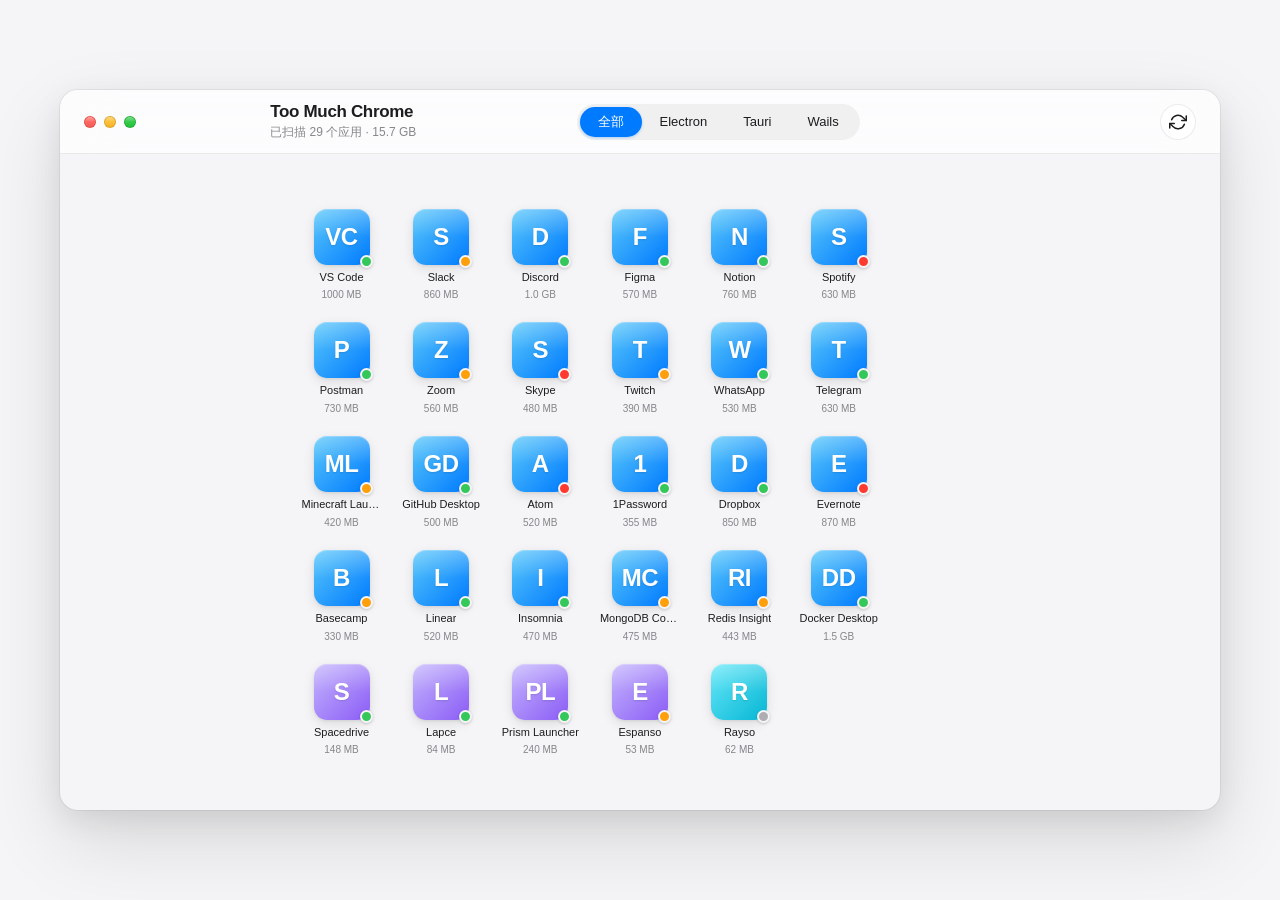
<file: too-much-chrome.design/pages/index.html>
<!DOCTYPE html>
<html lang="zh-CN">
<head>
  <meta charset="UTF-8" />
  <meta name="viewport" content="width=device-width, initial-scale=1.0" />
  <title>Too Much Chrome</title>
  <style>
    /* ============================================================
       Too Much Chrome — Apple 原生质感设计令牌
       浅色毛玻璃为默认主题，暗色主题通过 prefers-color-scheme 覆盖
       ============================================================ */
    :root {
      /* ---------- 品牌前缀语义令牌 ---------- */
      --tmc-background: #f5f5f7;
      --tmc-foreground: #1d1d1f;
      --tmc-card: rgba(255, 255, 255, 0.72);
      --tmc-card-foreground: #1d1d1f;
      --tmc-popover: rgba(255, 255, 255, 0.86);
      --tmc-popover-foreground: #1d1d1f;
      --tmc-primary: #007aff;
      --tmc-primary-foreground: #ffffff;
      --tmc-secondary: rgba(0, 122, 255, 0.12);
      --tmc-secondary-foreground: #007aff;
      --tmc-muted: rgba(0, 0, 0, 0.05);
      --tmc-muted-foreground: #86868b;
      --tmc-accent: rgba(0, 122, 255, 0.08);
      --tmc-accent-foreground: #007aff;
      --tmc-destructive: #ff3b30;
      --tmc-destructive-foreground: #ffffff;
      --tmc-border: rgba(0, 0, 0, 0.08);
      --tmc-input: rgba(0, 0, 0, 0.06);
      --tmc-ring: #007aff;

      /* ---------- 图表令牌 ---------- */
      --tmc-chart-donut-track: rgba(0, 0, 0, 0.06);

      /* ---------- 版本健康状态令牌 ---------- */
      --tmc-status-good: #34c759;
      --tmc-status-warn: #ff9f0a;
      --tmc-status-bad: #ff3b30;
      --tmc-status-unknown: #aeaeb2;

      /* ---------- 圆角五档 ---------- */
      --tmc-radius-xs: 6px;
      --tmc-radius-sm: 8px;
      --tmc-radius-md: 10px;
      --tmc-radius-lg: 14px;
      --tmc-radius-xl: 18px;

      /* ---------- 字体 ---------- */
      --tmc-font-sans: -apple-system, BlinkMacSystemFont, "SF Pro Display", "SF Pro Text",
        "Helvetica Neue", "PingFang SC", "Microsoft YaHei", sans-serif;

      /* ---------- 毛玻璃 ---------- */
      --tmc-glass-blur: 24px;
      --tmc-glass-saturate: 1.8;

      /* ---------- 类型颜色 ---------- */
      --tmc-electron: #007aff;
      --tmc-electron-light: #5ac8fa;
      --tmc-tauri: #8b5cf6;
      --tmc-tauri-light: #c4b5fd;
      --tmc-wails: #06b6d4;
      --tmc-wails-light: #67e8f9;

      /* ---------- 图标尺寸 ---------- */
      --tmc-icon-size: 56px;
    }

    /* ---------- 暗色主题覆盖 ---------- */
    @media (prefers-color-scheme: dark) {
      :root {
        --tmc-background: #1c1c1e;
        --tmc-foreground: #f5f5f7;
        --tmc-card: rgba(44, 44, 46, 0.72);
        --tmc-card-foreground: #f5f5f7;
        --tmc-popover: rgba(44, 44, 46, 0.86);
        --tmc-popover-foreground: #f5f5f7;
        --tmc-secondary: rgba(10, 132, 255, 0.22);
        --tmc-muted: rgba(255, 255, 255, 0.08);
        --tmc-muted-foreground: #98989d;
        --tmc-accent: rgba(10, 132, 255, 0.16);
        --tmc-border: rgba(255, 255, 255, 0.12);
        --tmc-input: rgba(255, 255, 255, 0.10);
        --tmc-chart-donut-track: rgba(255, 255, 255, 0.10);
      }
    }

    /* ============================================================
       基础重置
       ============================================================ */
    *,
    *::before,
    *::after {
      box-sizing: border-box;
      margin: 0;
      padding: 0;
    }

    html,
    body {
      width: 100%;
      height: 100%;
      font-family: var(--tmc-font-sans);
      background: var(--tmc-background);
      color: var(--tmc-foreground);
      -webkit-font-smoothing: antialiased;
      -moz-osx-font-smoothing: grayscale;
      overflow: hidden;
    }

    body {
      display: flex;
      align-items: center;
      justify-content: center;
      min-height: 100vh;
    }

    button {
      font-family: inherit;
    }

    /* ============================================================
       主窗口容器
       ============================================================ */
    .app-window {
      position: relative;
      width: 1160px;
      height: 720px;
      background: var(--tmc-background);
      border-radius: var(--tmc-radius-xl);
      box-shadow:
        0 30px 80px rgba(0, 0, 0, 0.12),
        0 10px 30px rgba(0, 0, 0, 0.08),
        0 0 0 1px rgba(0, 0, 0, 0.06);
      overflow: hidden;
    }

    /* ============================================================
       顶部工具栏
       ============================================================ */
    .toolbar {
      position: relative;
      z-index: 10;
      display: flex;
      align-items: center;
      justify-content: space-between;
      height: 64px;
      padding: 0 24px;
      background: var(--tmc-card);
      backdrop-filter: blur(var(--tmc-glass-blur)) saturate(var(--tmc-glass-saturate));
      -webkit-backdrop-filter: blur(var(--tmc-glass-blur)) saturate(var(--tmc-glass-saturate));
      border-bottom: 1px solid var(--tmc-border);
    }

    /* ---------- macOS 红绿灯窗口控制按钮（原型中为装饰性） ---------- */
    .traffic-lights {
      display: flex;
      align-items: center;
      gap: 8px;
      margin-right: 18px;
      flex: none;
    }

    .traffic-btn {
      position: relative;
      width: 12px;
      height: 12px;
      border-radius: 50%;
      border: 0.5px solid rgba(0, 0, 0, 0.12);
      cursor: default;
      padding: 0;
      display: flex;
      align-items: center;
      justify-content: center;
    }

    /* 玻璃光泽：让圆点更接近真实 macOS 红绿灯 */
    .traffic-btn::before {
      content: '';
      position: absolute;
      inset: 0;
      border-radius: 50%;
      background: linear-gradient(180deg, rgba(255, 255, 255, 0.42), rgba(255, 255, 255, 0.06) 48%, rgba(0, 0, 0, 0.05));
      pointer-events: none;
    }

    .traffic-btn.close { background: #ff5f57; }
    .traffic-btn.minimize { background: #febc2e; }
    .traffic-btn.zoom { background: #28c840; }

    /* 悬停时显示系统风格的操控符号 */
    .traffic-btn::after {
      content: attr(data-glyph);
      font-size: 9px;
      font-weight: 700;
      line-height: 1;
      color: rgba(0, 0, 0, 0.55);
      opacity: 0;
      transition: opacity 0.12s ease;
    }

    .traffic-lights:hover .traffic-btn::after {
      opacity: 1;
    }

    .toolbar-left {
      display: flex;
      flex-direction: column;
      gap: 2px;
      min-width: 190px;
    }

    .toolbar-title {
      font-size: 17px;
      font-weight: 600;
      letter-spacing: -0.02em;
      color: var(--tmc-foreground);
    }

    .toolbar-subtitle {
      font-size: 12px;
      color: var(--tmc-muted-foreground);
      font-variant-numeric: tabular-nums;
    }

    .toolbar-center {
      display: flex;
      align-items: center;
    }

    .filter-segment {
      display: flex;
      background: var(--tmc-muted);
      border-radius: 999px;
      padding: 3px;
    }

    .filter-btn {
      padding: 6px 18px;
      font-size: 13px;
      font-weight: 500;
      color: var(--tmc-foreground);
      background: transparent;
      border: none;
      border-radius: 999px;
      cursor: pointer;
      transition: all 0.2s ease;
    }

    .filter-btn:hover {
      color: var(--tmc-primary);
    }

    .filter-btn.active {
      background: var(--tmc-primary);
      color: var(--tmc-primary-foreground);
      box-shadow: 0 1px 3px rgba(0, 122, 255, 0.3);
    }

    .toolbar-right {
      display: flex;
      align-items: center;
      justify-content: flex-end;
      min-width: 220px;
    }

    .replay-btn {
      width: 36px;
      height: 36px;
      display: flex;
      align-items: center;
      justify-content: center;
      background: var(--tmc-card);
      border: 1px solid var(--tmc-border);
      border-radius: 50%;
      cursor: pointer;
      transition: all 0.2s ease;
      backdrop-filter: blur(var(--tmc-glass-blur)) saturate(var(--tmc-glass-saturate));
      -webkit-backdrop-filter: blur(var(--tmc-glass-blur)) saturate(var(--tmc-glass-saturate));
    }

    .replay-btn:hover {
      background: var(--tmc-primary);
      border-color: var(--tmc-primary);
      transform: scale(1.05);
    }

    .replay-btn:hover svg {
      stroke: #fff;
    }

    .replay-btn:active {
      transform: scale(0.95);
    }

    .replay-btn.spinning svg {
      animation: spin 0.6s ease-in-out;
    }

    @keyframes spin {
      from { transform: rotate(0deg); }
      to { transform: rotate(360deg); }
    }

    .replay-btn svg {
      width: 18px;
      height: 18px;
      stroke: var(--tmc-foreground);
      stroke-width: 2;
      fill: none;
      stroke-linecap: round;
      stroke-linejoin: round;
      transition: stroke 0.2s ease;
    }

    /* ============================================================
       主内容区域
       ============================================================ */
    .main-content {
      position: relative;
      width: 100%;
      height: calc(100% - 64px);
      display: flex;
    }

    /* ============================================================
       图标网格区域
       ============================================================ */
    .icon-grid-container {
      flex: 1;
      padding: 32px 44px;
      display: flex;
      align-items: center;
      justify-content: center;
      position: relative;
      overflow: hidden;
    }

    .icon-grid {
      display: grid;
      grid-template-columns: repeat(7, 1fr);
      grid-template-rows: repeat(5, 1fr);
      gap: 14px 16px;
      width: 100%;
      max-width: 680px;
      position: relative;
    }

    /* 单个图标卡片 */
    .icon-card {
      display: flex;
      flex-direction: column;
      align-items: center;
      gap: 6px;
      cursor: pointer;
      transition: transform 0.2s ease, filter 0.2s ease, opacity 0.25s ease;
      position: relative;
      opacity: 0;
      border: none;
      background: none;
      padding: 4px 2px;
      border-radius: var(--tmc-radius-lg);
    }

    .icon-card:focus-visible {
      outline: 2px solid var(--tmc-ring);
      outline-offset: 2px;
    }

    .icon-card.visible {
      opacity: 1;
    }

    .icon-card:hover {
      transform: translateY(-4px) scale(1.02);
      filter: drop-shadow(0 8px 16px rgba(0, 0, 0, 0.12));
    }

    .icon-card:active {
      transform: scale(0.95);
    }

    .icon-card.filtered-out {
      opacity: 0.14;
      pointer-events: none;
    }

    .icon-card.linked {
      filter: drop-shadow(0 0 0 transparent);
      background: var(--tmc-accent);
    }

    /* 图标本体 */
    .app-icon {
      width: var(--tmc-icon-size);
      height: var(--tmc-icon-size);
      border-radius: 13px;
      display: flex;
      align-items: center;
      justify-content: center;
      font-size: 24px;
      font-weight: 700;
      color: #fff;
      letter-spacing: -0.02em;
      text-shadow: 0 1px 2px rgba(0, 0, 0, 0.12);
      box-shadow:
        0 4px 12px rgba(0, 0, 0, 0.10),
        0 1px 3px rgba(0, 0, 0, 0.08),
        inset 0 1px 0 rgba(255, 255, 255, 0.22);
      position: relative;
      overflow: hidden;
      flex: none;
    }

    .app-icon::after {
      content: '';
      position: absolute;
      top: 0;
      left: 0;
      right: 0;
      height: 50%;
      background: linear-gradient(to bottom, rgba(255, 255, 255, 0.25), rgba(255, 255, 255, 0));
      pointer-events: none;
    }

    .app-icon.electron { background: linear-gradient(135deg, var(--tmc-electron-light), var(--tmc-electron)); }
    .app-icon.tauri { background: linear-gradient(135deg, var(--tmc-tauri-light), var(--tmc-tauri)); }
    .app-icon.wails { background: linear-gradient(135deg, var(--tmc-wails-light), var(--tmc-wails)); }

    /* 图标包裹层：仅该层参与果冻缩放，应用名/体积文本保持清晰 */
    .icon-wrap {
      position: relative;
      display: block;
    }

    /* 版本健康状态角标 */
    .status-dot {
      position: absolute;
      right: -3px;
      bottom: -3px;
      width: 13px;
      height: 13px;
      border-radius: 50%;
      border: 2px solid var(--tmc-background);
      box-shadow: 0 1px 3px rgba(0, 0, 0, 0.18);
      z-index: 2;
    }

    .status-dot.current { background: var(--tmc-status-good); }
    .status-dot.ok { background: var(--tmc-status-good); }
    .status-dot.aging { background: var(--tmc-status-warn); }
    .status-dot.outdated { background: var(--tmc-status-bad); }
    .status-dot.unknown { background: var(--tmc-status-unknown); }

    /* 应用名称与存储大小 */
    .app-name {
      font-size: 11px;
      font-weight: 500;
      color: var(--tmc-foreground);
      text-align: center;
      line-height: 1.25;
      max-width: 80px;
      white-space: nowrap;
      overflow: hidden;
      text-overflow: ellipsis;
    }

    .app-size {
      font-size: 10px;
      color: var(--tmc-muted-foreground);
      font-variant-numeric: tabular-nums;
      line-height: 1;
    }

    /* ============================================================
       开场动画 - 复印机扫描线（已选定方案）
       一条带辉光的细光条从左到右线性扫过图标网格；
       被扫中的列依次"去模糊"显现（blur 10px→0 + 轻微上浮回正），
       每列被扫中的时刻由该列中心 X 位置解析确定，列内逐个 45ms 错开。
       ============================================================ */
    @keyframes inScan {
      0%   { opacity: 0; filter: blur(10px); transform: translateY(5px) scale(0.96); }
      100% { opacity: 1; filter: blur(0);   transform: none; }
    }

    .icon-card.in-scan {
      animation: inScan 0.3s cubic-bezier(0.25, 0.6, 0.35, 1) both;
    }

    /* 扫描线：由 JS 挂载进 .icon-grid（position: relative）做绝对定位扫过 */
    .scanline {
      position: absolute;
      top: 0;
      bottom: 0;
      left: -8%;
      width: 64px;
      margin-left: -32px;
      z-index: 3;
      pointer-events: none;
      background: linear-gradient(90deg,
        rgba(0, 122, 255, 0) 0%,
        rgba(0, 122, 255, 0.05) 55%,
        rgba(0, 122, 255, 0.14) 90%,
        rgba(90, 200, 250, 0.5) 99%,
        rgba(0, 122, 255, 0) 100%);
    }

    /* 光条右缘的 2px 发光亮边 */
    .scanline::after {
      content: '';
      position: absolute;
      right: 3px;
      top: 0;
      bottom: 0;
      width: 2px;
      border-radius: 2px;
      background: rgba(120, 195, 255, 0.85);
      box-shadow: 0 0 12px rgba(0, 122, 255, 0.6);
    }

    .scanline.sweeping {
      animation: scanSweep 1.1s linear forwards;
    }

    @keyframes scanSweep {
      0%   { left: -8%;  opacity: 1; }
      99%  { opacity: 1; }
      100% { left: 104%; opacity: 0; }
    }

    /* ============================================================
       右侧报告面板
       ============================================================ */
    .stats-panel {
      flex: none;
      width: 0;
      overflow: hidden;
      background: var(--tmc-card);
      backdrop-filter: blur(var(--tmc-glass-blur)) saturate(var(--tmc-glass-saturate));
      -webkit-backdrop-filter: blur(var(--tmc-glass-blur)) saturate(var(--tmc-glass-saturate));
      border-left: 1px solid var(--tmc-border);
      opacity: 0;
      transition:
        width 0.55s cubic-bezier(0.25, 0.46, 0.45, 0.94),
        opacity 0.4s ease;
      z-index: 5;
    }

    .stats-panel.visible {
      width: 368px;
      opacity: 1;
    }

    .stats-scroll {
      height: 100%;
      overflow-y: auto;
      padding: 24px 22px 28px;
      width: 368px;
    }

    .stats-scroll::-webkit-scrollbar {
      width: 6px;
    }

    .stats-scroll::-webkit-scrollbar-thumb {
      background: var(--tmc-muted);
      border-radius: 999px;
    }

    .stats-section {
      margin-bottom: 22px;
    }

    .stats-section:last-child {
      margin-bottom: 0;
    }

    .stats-label {
      font-size: 11px;
      font-weight: 600;
      color: var(--tmc-muted-foreground);
      margin-bottom: 8px;
      text-transform: uppercase;
      letter-spacing: 0.06em;
    }

    /* 大号数字 */
    .stats-total {
      font-size: 48px;
      font-weight: 700;
      letter-spacing: -0.03em;
      line-height: 1;
      color: var(--tmc-foreground);
      font-variant-numeric: tabular-nums;
    }

    .stats-total-unit {
      font-size: 15px;
      font-weight: 500;
      color: var(--tmc-muted-foreground);
      margin-left: 4px;
    }

    .stats-subtitle {
      font-size: 12px;
      color: var(--tmc-muted-foreground);
      margin-top: 4px;
    }

    .stats-divider {
      height: 1px;
      background: var(--tmc-border);
      margin: 18px 0;
    }

    /* 统计行 */
    .stat-row {
      display: flex;
      justify-content: space-between;
      align-items: baseline;
      margin-bottom: 6px;
    }

    .stat-row-label {
      font-size: 13px;
      color: var(--tmc-foreground);
    }

    .stat-row-value {
      font-size: 13px;
      font-weight: 600;
      color: var(--tmc-foreground);
      font-variant-numeric: tabular-nums;
    }

    /* 堆叠条（应用本体 vs 用户数据） */
    .stacked-bar {
      display: flex;
      height: 8px;
      border-radius: 999px;
      overflow: hidden;
      background: var(--tmc-chart-donut-track);
      margin: 10px 0 8px;
    }

    .stacked-bar .seg {
      height: 100%;
      width: 0;
      transition: width 1s cubic-bezier(0.25, 0.46, 0.45, 0.94);
    }

    .seg.body-seg {
      background: linear-gradient(90deg, var(--tmc-electron-light), var(--tmc-electron));
    }

    .seg.data-seg {
      background: var(--tmc-chart-donut-track);
    }

    .stacked-legend {
      display: flex;
      gap: 14px;
      font-size: 11px;
      color: var(--tmc-muted-foreground);
    }

    .legend-dot {
      display: inline-block;
      width: 7px;
      height: 7px;
      border-radius: 50%;
      margin-right: 5px;
      vertical-align: 1px;
    }

    .legend-dot.body { background: var(--tmc-electron); }
    .legend-dot.data { background: var(--tmc-status-unknown); }

    /* 数字更新时的翻入动画（纯视觉润色，不承载信息） */
    @keyframes numPop {
      from { opacity: 0.2; transform: translateY(8px); }
      to { opacity: 1; transform: translateY(0); }
    }

    .num-pop {
      animation: numPop 0.5s cubic-bezier(0.25, 0.46, 0.45, 0.94);
      display: inline-block;
    }

    /* ---------- 环形占比图 ---------- */
    .donut-row {
      display: flex;
      align-items: center;
      gap: 18px;
      margin-top: 12px;
    }

    .donut-wrap {
      position: relative;
      width: 112px;
      height: 112px;
      flex: none;
    }

    .donut-svg {
      width: 112px;
      height: 112px;
      transform: rotate(-90deg);
    }

    .donut-seg {
      transition: stroke-dasharray 1s cubic-bezier(0.25, 0.46, 0.45, 0.94);
    }

    .donut-center {
      position: absolute;
      inset: 0;
      display: flex;
      flex-direction: column;
      align-items: center;
      justify-content: center;
      pointer-events: none;
    }

    .donut-center-num {
      font-size: 26px;
      font-weight: 700;
      letter-spacing: -0.02em;
      line-height: 1;
      color: var(--tmc-foreground);
      font-variant-numeric: tabular-nums;
    }

    .donut-center-label {
      font-size: 10px;
      color: var(--tmc-muted-foreground);
      margin-top: 3px;
    }

    .donut-legend {
      display: flex;
      flex-direction: column;
      gap: 10px;
      flex: 1;
      min-width: 0;
    }

    .donut-legend-item {
      display: flex;
      align-items: center;
      justify-content: space-between;
      font-size: 12px;
    }

    .donut-legend-name {
      display: flex;
      align-items: center;
      gap: 7px;
      font-weight: 500;
      color: var(--tmc-foreground);
    }

    .donut-legend-value {
      color: var(--tmc-muted-foreground);
      font-variant-numeric: tabular-nums;
      white-space: nowrap;
    }

    /* ---------- 存储排行 ---------- */
    .rank-list {
      display: flex;
      flex-direction: column;
      gap: 4px;
      margin-top: 8px;
    }

    .rank-row {
      display: flex;
      align-items: center;
      gap: 10px;
      padding: 7px 8px;
      border-radius: var(--tmc-radius-md);
      border: none;
      background: transparent;
      cursor: pointer;
      text-align: left;
      transition: background 0.18s ease;
      width: 100%;
    }

    .rank-row:hover,
    .rank-row.linked {
      background: var(--tmc-accent);
    }

    .rank-row:focus-visible {
      outline: 2px solid var(--tmc-ring);
      outline-offset: 1px;
    }

    .rank-icon {
      width: 30px;
      height: 30px;
      border-radius: 8px;
      display: flex;
      align-items: center;
      justify-content: center;
      font-size: 12px;
      font-weight: 700;
      color: #fff;
      flex: none;
      box-shadow: inset 0 1px 0 rgba(255, 255, 255, 0.2);
    }

    .rank-icon.electron { background: linear-gradient(135deg, var(--tmc-electron-light), var(--tmc-electron)); }
    .rank-icon.tauri { background: linear-gradient(135deg, var(--tmc-tauri-light), var(--tmc-tauri)); }
    .rank-icon.wails { background: linear-gradient(135deg, var(--tmc-wails-light), var(--tmc-wails)); }

    .rank-main {
      flex: 1;
      min-width: 0;
      display: flex;
      flex-direction: column;
      gap: 5px;
    }

    .rank-top {
      display: flex;
      justify-content: space-between;
      align-items: baseline;
      gap: 8px;
    }

    .rank-name {
      font-size: 12px;
      font-weight: 500;
      color: var(--tmc-foreground);
      white-space: nowrap;
      overflow: hidden;
      text-overflow: ellipsis;
    }

    .rank-total {
      font-size: 11px;
      font-weight: 600;
      color: var(--tmc-muted-foreground);
      font-variant-numeric: tabular-nums;
      flex: none;
    }

    .rank-bar {
      display: flex;
      height: 5px;
      border-radius: 999px;
      overflow: hidden;
      background: var(--tmc-chart-donut-track);
    }

    .rank-bar .seg {
      height: 100%;
      width: 0;
      transition: width 0.8s cubic-bezier(0.25, 0.46, 0.45, 0.94);
    }

    .rank-row.electron .seg.body-seg { background: var(--tmc-electron); }
    .rank-row.tauri .seg.body-seg { background: var(--tmc-tauri); }
    .rank-row.wails .seg.body-seg { background: var(--tmc-wails); }
    .rank-bar .seg.data-seg { background: var(--tmc-status-unknown); }

    /* ---------- 版本健康度 ---------- */
    .health-list {
      display: flex;
      flex-direction: column;
      gap: 7px;
      margin-top: 10px;
    }

    .health-row {
      display: flex;
      justify-content: space-between;
      align-items: center;
      font-size: 12px;
    }

    .health-name {
      display: flex;
      align-items: center;
      gap: 7px;
      color: var(--tmc-foreground);
    }

    .health-count {
      font-weight: 600;
      color: var(--tmc-muted-foreground);
      font-variant-numeric: tabular-nums;
    }

    /* ============================================================
       应用详情弹层
       ============================================================ */
    .popover-overlay {
      position: absolute;
      inset: 0;
      z-index: 40;
      display: none;
    }

    .popover-overlay.open {
      display: block;
    }

    .app-popover {
      position: absolute;
      z-index: 50;
      width: 300px;
      background: var(--tmc-popover);
      backdrop-filter: blur(var(--tmc-glass-blur)) saturate(var(--tmc-glass-saturate));
      -webkit-backdrop-filter: blur(var(--tmc-glass-blur)) saturate(var(--tmc-glass-saturate));
      border: 1px solid var(--tmc-border);
      border-radius: var(--tmc-radius-lg);
      box-shadow:
        0 20px 50px rgba(0, 0, 0, 0.16),
        0 4px 14px rgba(0, 0, 0, 0.08);
      padding: 16px;
      color: var(--tmc-popover-foreground);
      opacity: 0;
      transform: translateY(6px) scale(0.96);
      transition: opacity 0.22s ease, transform 0.22s cubic-bezier(0.34, 1.3, 0.64, 1);
      pointer-events: none;
    }

    .app-popover.open {
      opacity: 1;
      transform: translateY(0) scale(1);
      pointer-events: auto;
    }

    .popover-head {
      display: flex;
      align-items: center;
      gap: 10px;
      margin-bottom: 12px;
    }

    .popover-icon {
      width: 40px;
      height: 40px;
      border-radius: 10px;
      display: flex;
      align-items: center;
      justify-content: center;
      font-size: 16px;
      font-weight: 700;
      color: #fff;
      flex: none;
      box-shadow: inset 0 1px 0 rgba(255, 255, 255, 0.2);
    }

    .popover-icon.electron { background: linear-gradient(135deg, var(--tmc-electron-light), var(--tmc-electron)); }
    .popover-icon.tauri { background: linear-gradient(135deg, var(--tmc-tauri-light), var(--tmc-tauri)); }
    .popover-icon.wails { background: linear-gradient(135deg, var(--tmc-wails-light), var(--tmc-wails)); }

    .popover-title-block {
      flex: 1;
      min-width: 0;
    }

    .popover-name {
      font-size: 14px;
      font-weight: 600;
      white-space: nowrap;
      overflow: hidden;
      text-overflow: ellipsis;
    }

    .popover-badges {
      display: flex;
      align-items: center;
      gap: 6px;
      margin-top: 3px;
    }

    .badge {
      font-size: 10px;
      font-weight: 600;
      padding: 2px 7px;
      border-radius: 999px;
      background: var(--tmc-muted);
      color: var(--tmc-muted-foreground);
      font-variant-numeric: tabular-nums;
    }

    .badge.type.electron { background: var(--tmc-secondary); color: var(--tmc-electron); }
    .badge.type.tauri { background: rgba(139, 92, 246, 0.14); color: var(--tmc-tauri); }
    .badge.type.wails { background: rgba(6, 182, 212, 0.14); color: var(--tmc-wails); }

    .badge.status.current { background: rgba(52, 199, 89, 0.14); color: var(--tmc-status-good); }
    .badge.status.ok { background: rgba(52, 199, 89, 0.14); color: var(--tmc-status-good); }
    .badge.status.aging { background: rgba(255, 159, 10, 0.16); color: var(--tmc-status-warn); }
    .badge.status.outdated { background: rgba(255, 59, 48, 0.14); color: var(--tmc-status-bad); }
    .badge.status.unknown { background: var(--tmc-muted); color: var(--tmc-status-unknown); }

    .popover-close {
      width: 24px;
      height: 24px;
      border-radius: 50%;
      border: none;
      background: var(--tmc-muted);
      color: var(--tmc-muted-foreground);
      font-size: 13px;
      line-height: 1;
      cursor: pointer;
      flex: none;
      display: flex;
      align-items: center;
      justify-content: center;
      transition: background 0.18s ease;
    }

    .popover-close:hover {
      background: var(--tmc-input);
    }

    .popover-section {
      margin-top: 12px;
    }

    .popover-section-label {
      font-size: 10px;
      font-weight: 600;
      text-transform: uppercase;
      letter-spacing: 0.06em;
      color: var(--tmc-muted-foreground);
      margin-bottom: 6px;
    }

    .popover-total {
      font-size: 20px;
      font-weight: 700;
      letter-spacing: -0.02em;
      font-variant-numeric: tabular-nums;
      margin-bottom: 2px;
    }

    .popover-breakdown-row {
      display: flex;
      justify-content: space-between;
      font-size: 12px;
      margin-top: 6px;
    }

    .popover-breakdown-row .k {
      color: var(--tmc-muted-foreground);
    }

    .popover-breakdown-row .v {
      font-weight: 600;
      font-variant-numeric: tabular-nums;
    }

    .popover-path {
      font-size: 11px;
      color: var(--tmc-muted-foreground);
      font-family: ui-monospace, "SF Mono", Menlo, monospace;
      word-break: break-all;
      line-height: 1.45;
    }

    /* ============================================================
       减少动效降级
       ============================================================ */
    @media (prefers-reduced-motion: reduce) {
      .icon-card {
        opacity: 1;
      }

      .icon-card.in-scan {
        animation: none;
      }

      .scanline,
      .scanline.sweeping {
        display: none;
      }

      .stats-panel,
      .stacked-bar .seg,
      .rank-bar .seg,
      .donut-seg,
      .app-popover {
        transition: none;
      }

      .filter-btn,
      .replay-btn,
      .rank-row,
      .icon-card,
      .num-pop {
        transition: none;
        animation: none;
      }
    }
  </style>
</head>
<body>
  <div class="app-window" id="appWindow">
    <!-- 顶部工具栏 -->
    <header class="toolbar">
      <!-- macOS 红绿灯窗口控制按钮 -->
      <div class="traffic-lights">
        <button class="traffic-btn close" data-glyph="×" title="关闭"></button>
        <button class="traffic-btn minimize" data-glyph="−" title="最小化"></button>
        <button class="traffic-btn zoom" data-glyph="+" title="缩放"></button>
      </div>

      <div class="toolbar-left">
        <div class="toolbar-title">Too Much Chrome</div>
        <div class="toolbar-subtitle" id="scanCount">已扫描 35 个应用 · 14.2 GB</div>
      </div>

      <div class="toolbar-center">
        <div class="filter-segment" id="filterSegment">
          <button class="filter-btn active" data-filter="all" data-dom-id="filter-all" id="filter-all">全部</button>
          <button class="filter-btn" data-filter="electron" data-dom-id="filter-electron" id="filter-electron">Electron</button>
          <button class="filter-btn" data-filter="tauri" data-dom-id="filter-tauri" id="filter-tauri">Tauri</button>
          <button class="filter-btn" data-filter="wails" data-dom-id="filter-wails" id="filter-wails">Wails</button>
        </div>
      </div>

      <div class="toolbar-right">
        <button class="replay-btn" id="replayBtn" data-dom-id="replay-btn" title="重新扫描动画">
          <svg viewBox="0 0 24 24">
            <path d="M23 4v6h-6" />
            <path d="M1 20v-6h6" />
            <path d="M3.51 9a9 9 0 0 1 14.85-3.36L23 10" />
            <path d="M20.49 15a9 9 0 0 1-14.85 3.36L1 14" />
          </svg>
        </button>
      </div>
    </header>

    <!-- 主内容区域 -->
    <main class="main-content">
      <!-- 图标网格区域 -->
      <div class="icon-grid-container" id="gridContainer">
        <div class="icon-grid" id="iconGrid">
          <!-- 图标通过 JavaScript 动态生成；扫描线开场时由 JS 挂载 -->
        </div>
      </div>

      <!-- 右侧分析报告面板 -->
      <aside class="stats-panel" id="statsPanel">
        <div class="stats-scroll">
          <!-- 概览：总应用数 -->
          <div class="stats-section">
            <div class="stats-label">总应用数</div>
            <div class="stats-total"><span id="totalCount">0</span><span class="stats-total-unit">个</span></div>
            <div class="stats-subtitle">基于 WebView / Chromium 的 macOS 应用</div>
          </div>

          <div class="stats-divider"></div>

          <!-- 存储占用：本体 vs 用户数据 -->
          <div class="stats-section">
            <div class="stats-label">存储占用</div>
            <div class="stat-row">
              <span class="stat-row-label">合计</span>
              <span class="stat-row-value" id="storageTotal">0 GB</span>
            </div>
            <div class="stacked-bar" id="storageStackedBar">
              <div class="seg body-seg" id="segBody"></div>
              <div class="seg data-seg" id="segData"></div>
            </div>
            <div class="stacked-legend">
              <span><span class="legend-dot body"></span>应用本体 <span id="bodyTotal">0</span></span>
              <span><span class="legend-dot data"></span>用户数据 <span id="dataTotal">0</span></span>
            </div>
          </div>

          <div class="stats-divider" id="donutDivider"></div>

          <!-- 类型分布环形图（仅“全部”过滤下展示） -->
          <div class="stats-section" id="donutSection">
            <div class="stats-label">类型分布</div>
            <div class="donut-row">
              <div class="donut-wrap">
                <svg class="donut-svg" viewBox="0 0 112 112" id="donutChart">
                  <circle cx="56" cy="56" r="46" fill="none" stroke="var(--tmc-chart-donut-track)" stroke-width="13"></circle>
                  <circle class="donut-seg" id="donutElectron" cx="56" cy="56" r="46" fill="none"
                    stroke="var(--tmc-electron)" stroke-width="13" stroke-dasharray="0 289" stroke-linecap="butt"></circle>
                  <circle class="donut-seg" id="donutTauri" cx="56" cy="56" r="46" fill="none"
                    stroke="var(--tmc-tauri)" stroke-width="13" stroke-dasharray="0 289" stroke-linecap="butt"></circle>
                  <circle class="donut-seg" id="donutWails" cx="56" cy="56" r="46" fill="none"
                    stroke="var(--tmc-wails)" stroke-width="13" stroke-dasharray="0 289" stroke-linecap="butt"></circle>
                </svg>
                <div class="donut-center">
                  <div class="donut-center-num" id="donutCenterNum">0</div>
                  <div class="donut-center-label">应用</div>
                </div>
              </div>
              <div class="donut-legend" id="donutLegend">
                <div class="donut-legend-item">
                  <span class="donut-legend-name"><span class="legend-dot" style="background: var(--tmc-electron)"></span>Electron</span>
                  <span class="donut-legend-value" id="legendElectron">0</span>
                </div>
                <div class="donut-legend-item">
                  <span class="donut-legend-name"><span class="legend-dot" style="background: var(--tmc-tauri)"></span>Tauri</span>
                  <span class="donut-legend-value" id="legendTauri">0</span>
                </div>
                <div class="donut-legend-item">
                  <span class="donut-legend-name"><span class="legend-dot" style="background: var(--tmc-wails)"></span>Wails</span>
                  <span class="donut-legend-value" id="legendWails">0</span>
                </div>
              </div>
            </div>
          </div>

          <div class="stats-divider"></div>

          <!-- 存储排行 Top 5 -->
          <div class="stats-section">
            <div class="stats-label">存储排行 Top 5</div>
            <div class="rank-list" id="storage-ranking">
              <!-- 排行行通过 JavaScript 动态生成 -->
            </div>
          </div>

          <div class="stats-divider"></div>

          <!-- 版本健康度 -->
          <div class="stats-section">
            <div class="stats-label">版本健康度</div>
            <div class="health-list" id="healthSummary">
              <!-- 健康度行通过 JavaScript 动态生成 -->
            </div>
          </div>
        </div>
      </aside>
    </main>

    <!-- 详情弹层遮罩与卡片 -->
    <div class="popover-overlay" id="popoverOverlay"></div>
    <div class="app-popover" id="app-detail-popover" data-dom-id="app-detail-popover">
      <!-- 内容通过 JavaScript 动态填充 -->
    </div>
  </div>

  <script>
    /* ============================================================
       应用数据定义（对齐 detection-strategy.md 数据模型）
       bodyMB：.app 本身体积；dataMB：~/Library 下用户数据
       （Application Support + Caches + Containers 合计）
       status：current/ok/aging/outdated 对应绿/绿/黄/红四档
       ============================================================ */
    const APPS = [
      // ---------- Electron（28 个） ----------
      { name: 'VS Code', type: 'electron', version: '33.2.0', status: 'current', bodyMB: 380, dataMB: 620 },
      { name: 'Slack', type: 'electron', version: '28.3.1', status: 'aging', bodyMB: 320, dataMB: 540 },
      { name: 'Discord', type: 'electron', version: '30.1.2', status: 'ok', bodyMB: 290, dataMB: 780 },
      { name: 'Figma', type: 'electron', version: '31.0.0', status: 'ok', bodyMB: 310, dataMB: 260 },
      { name: 'Notion', type: 'electron', version: '33.4.1', status: 'current', bodyMB: 350, dataMB: 410 },
      { name: 'Spotify', type: 'electron', version: '22.1.0', status: 'outdated', bodyMB: 280, dataMB: 350 },
      { name: 'Trello', type: 'electron', version: '25.2.3', status: 'aging', bodyMB: 260, dataMB: 95 },
      { name: 'Postman', type: 'electron', version: '31.2.0', status: 'ok', bodyMB: 420, dataMB: 310 },
      { name: 'Zoom', type: 'electron', version: '27.0.1', status: 'aging', bodyMB: 340, dataMB: 220 },
      { name: 'Skype', type: 'electron', version: '21.3.2', status: 'outdated', bodyMB: 300, dataMB: 180 },
      { name: 'Twitch', type: 'electron', version: '26.0.4', status: 'aging', bodyMB: 270, dataMB: 120 },
      { name: 'WhatsApp', type: 'electron', version: '33.3.0', status: 'current', bodyMB: 290, dataMB: 240 },
      { name: 'Telegram', type: 'electron', version: '30.2.1', status: 'ok', bodyMB: 250, dataMB: 380 },
      { name: 'Signal', type: 'electron', version: '32.0.0', status: 'current', bodyMB: 280, dataMB: 160 },
      { name: 'Minecraft Launcher', type: 'electron', version: '24.1.0', status: 'aging', bodyMB: 330, dataMB: 90 },
      { name: 'GitHub Desktop', type: 'electron', version: '33.1.2', status: 'current', bodyMB: 360, dataMB: 140 },
      { name: 'Atom', type: 'electron', version: '19.0.1', status: 'outdated', bodyMB: 310, dataMB: 210 },
      { name: '1Password', type: 'electron', version: '31.4.0', status: 'ok', bodyMB: 270, dataMB: 85 },
      { name: 'Dropbox', type: 'electron', version: '29.3.2', status: 'ok', bodyMB: 400, dataMB: 450 },
      { name: 'Evernote', type: 'electron', version: '23.2.0', status: 'outdated', bodyMB: 350, dataMB: 520 },
      { name: 'Asana', type: 'electron', version: '30.0.3', status: 'ok', bodyMB: 260, dataMB: 110 },
      { name: 'Basecamp', type: 'electron', version: '28.1.0', status: 'aging', bodyMB: 255, dataMB: 75 },
      { name: 'Linear', type: 'electron', version: '34.0.1', status: 'current', bodyMB: 320, dataMB: 200 },
      { name: 'Insomnia', type: 'electron', version: '29.0.2', status: 'ok', bodyMB: 340, dataMB: 130 },
      { name: 'MongoDB Compass', type: 'electron', version: '26.2.1', status: 'aging', bodyMB: 380, dataMB: 95 },
      { name: 'Redis Insight', type: 'electron', version: '28.0.0', status: 'aging', bodyMB: 355, dataMB: 88 },
      { name: 'Docker Desktop', type: 'electron', version: '31.1.3', status: 'ok', bodyMB: 700, dataMB: 800 },
      { name: 'Arc', type: 'electron', version: '33.0.5', status: 'current', bodyMB: 450, dataMB: 640 },
      // ---------- Tauri（4 个） ----------
      { name: 'Spacedrive', type: 'tauri', version: '2.1.0', status: 'ok', bodyMB: 28, dataMB: 120 },
      { name: 'Lapce', type: 'tauri', version: '2.0.1', status: 'ok', bodyMB: 24, dataMB: 60 },
      { name: 'Prism Launcher', type: 'tauri', version: '2.2.0', status: 'current', bodyMB: 30, dataMB: 210 },
      { name: 'Espanso', type: 'tauri', version: '1.8.0', status: 'aging', bodyMB: 18, dataMB: 35 },
      // ---------- Wails（3 个） ----------
      { name: 'Rayso', type: 'wails', version: '2.4.2', status: 'unknown', bodyMB: 22, dataMB: 40 },
      { name: 'Vesktop', type: 'wails', version: '2.3.0', status: 'unknown', bodyMB: 26, dataMB: 150 },
      { name: 'Itch Manager', type: 'wails', version: '2.1.1', status: 'unknown', bodyMB: 20, dataMB: 55 }
    ];

    const TYPE_META = {
      electron: { label: 'Electron', dot: 'var(--tmc-electron)' },
      tauri: { label: 'Tauri', dot: 'var(--tmc-tauri)' },
      wails: { label: 'Wails', dot: 'var(--tmc-wails)' }
    };

    const STATUS_META = {
      current: { label: '版本较新', color: 'var(--tmc-status-good)' },
      ok: { label: '版本正常', color: 'var(--tmc-status-good)' },
      aging: { label: '建议更新', color: 'var(--tmc-status-warn)' },
      outdated: { label: '版本老旧', color: 'var(--tmc-status-bad)' },
      unknown: { label: '未知版本', color: 'var(--tmc-status-unknown)' }
    };

    const DONUT_C = 2 * Math.PI * 46; // 环形图周长

    let currentFilter = 'all';
    let linkedIndex = null; // 排行行 ↔ 网格图标联动高亮

    /* ============================================================
       工具函数
       ============================================================ */

    /** 应用存储合计（MB） */
    function totalMB(app) {
      return app.bodyMB + app.dataMB;
    }

    /** MB 格式化为人类可读字符串 */
    function fmtMB(mb) {
      return mb >= 1024 ? (mb / 1024).toFixed(1) + ' GB' : Math.round(mb) + ' MB';
    }

    /** 获取应用名称首字母（最多 2 个字符） */
    function getInitials(appName) {
      const words = appName.split(/[\s\-]/).filter(w => w.length > 0);
      if (words.length === 1) {
        return words[0].charAt(0).toUpperCase();
      }
      return (words[0].charAt(0) + words[1].charAt(0)).toUpperCase();
    }

    /** 数字更新：终值立即落盘保证正确性，再用 numPop 翻入动画
       做纯视觉润色；动画被节流/禁用时用户看到的仍是正确数值 */
    function animateNumber(el, to, opts = {}) {
      const { decimals = 0, suffix = '' } = opts;
      el.dataset.value = to;
      el.textContent = to.toFixed(decimals) + suffix;
      // 重启翻入动画
      el.classList.remove('num-pop');
      void el.offsetWidth;
      el.classList.add('num-pop');
    }

    /* ============================================================
       图标网格渲染
       ============================================================ */
    function renderIconGrid() {
      const grid = document.getElementById('iconGrid');
      grid.innerHTML = '';

      APPS.forEach((app, index) => {
        const card = document.createElement('button');
        card.type = 'button';
        card.className = 'icon-card';
        card.dataset.type = app.type;
        card.dataset.index = index;
        card.title = `${app.name} · ${fmtMB(totalMB(app))}`;

        const iconWrap = document.createElement('span');
        iconWrap.className = 'icon-wrap';

        const icon = document.createElement('div');
        icon.className = `app-icon ${app.type}`;
        icon.textContent = getInitials(app.name);

        const dot = document.createElement('span');
        dot.className = `status-dot ${app.status}`;
        dot.title = STATUS_META[app.status].label;

        iconWrap.appendChild(icon);
        iconWrap.appendChild(dot);

        const name = document.createElement('div');
        name.className = 'app-name';
        name.textContent = app.name;

        const size = document.createElement('div');
        size.className = 'app-size';
        size.textContent = fmtMB(totalMB(app));

        card.appendChild(iconWrap);
        card.appendChild(name);
        card.appendChild(size);

        card.addEventListener('click', () => {
          if (!card.classList.contains('filtered-out')) {
            showPopover(index, icon);
          }
        });

        grid.appendChild(card);
      });
    }

    /* ============================================================
       统计聚合与面板渲染
       ============================================================ */

    /** 按当前过滤器取应用列表 */
    function filteredApps() {
      return currentFilter === 'all' ? APPS : APPS.filter(a => a.type === currentFilter);
    }

    /** 渲染右侧报告面板全部区块（animate 控制宽度/环动画是否生效） */
    function renderStatsPanel(animate) {
      const apps = filteredApps();
      const count = apps.length;
      const bodyTotal = apps.reduce((s, a) => s + a.bodyMB, 0);
      const dataTotal = apps.reduce((s, a) => s + a.dataMB, 0);
      const storageTotalMB = bodyTotal + dataTotal;

      // 工具栏副标题
      document.getElementById('scanCount').textContent =
        `已扫描 ${count} 个应用 · ${fmtMB(storageTotalMB)}`;

      // 概览：总数与存储合计（数字滚动）
      animateNumber(document.getElementById('totalCount'), count, { duration: 700 });
      document.getElementById('storageTotal').textContent = fmtMB(storageTotalMB);
      document.getElementById('bodyTotal').textContent = fmtMB(bodyTotal);
      document.getElementById('dataTotal').textContent = fmtMB(dataTotal);

      // 本体 vs 数据堆叠条
      const bodyPct = storageTotalMB ? (bodyTotal / storageTotalMB) * 100 : 0;
      const dataPct = storageTotalMB ? (dataTotal / storageTotalMB) * 100 : 0;
      setBarWidth('segBody', bodyPct, animate);
      setBarWidth('segData', dataPct, animate);

      // 类型分布环形图：过滤到单一类型时分布无意义，隐藏该区块
      const donutVisible = currentFilter === 'all';
      document.getElementById('donutSection').style.display = donutVisible ? '' : 'none';
      document.getElementById('donutDivider').style.display = donutVisible ? '' : 'none';

      if (donutVisible) {
        const byType = {
          electron: apps.filter(a => a.type === 'electron').length,
          tauri: apps.filter(a => a.type === 'tauri').length,
          wails: apps.filter(a => a.type === 'wails').length
        };
        renderDonut(byType, count, animate);
        document.getElementById('legendElectron').textContent =
          count ? `${byType.electron} · ${(byType.electron / count * 100).toFixed(1)}%` : '0';
        document.getElementById('legendTauri').textContent =
          count ? `${byType.tauri} · ${(byType.tauri / count * 100).toFixed(1)}%` : '0';
        document.getElementById('legendWails').textContent =
          count ? `${byType.wails} · ${(byType.wails / count * 100).toFixed(1)}%` : '0';
      }

      // 存储排行 Top 5
      renderRanking(apps, animate);

      // 版本健康度
      renderHealth(apps);
    }

    /** 设置条形宽度（animate=false 时跳过过渡，直接到位） */
    function setBarWidth(elId, pct, animate) {
      const el = document.getElementById(elId);
      if (!animate) {
        el.style.transition = 'none';
        el.style.width = pct + '%';
        void el.offsetWidth;
        el.style.transition = '';
      } else {
        el.style.width = pct + '%';
      }
    }

    /** 渲染环形占比图（SVG stroke-dasharray） */
    function renderDonut(byType, total, animate) {
      const segs = [
        { el: document.getElementById('donutElectron'), value: byType.electron },
        { el: document.getElementById('donutTauri'), value: byType.tauri },
        { el: document.getElementById('donutWails'), value: byType.wails }
      ];

      let offset = 0;
      segs.forEach(seg => {
        const len = total ? (seg.value / total) * DONUT_C : 0;
        const dasharray = `${Math.max(0, len - 1.5)} ${DONUT_C - Math.max(0, len - 1.5)}`;
        if (!animate) {
          seg.el.style.transition = 'none';
          seg.el.setAttribute('stroke-dasharray', dasharray);
          seg.el.setAttribute('stroke-dashoffset', -offset);
          void seg.el.getBoundingClientRect();
          seg.el.style.transition = '';
        } else {
          seg.el.setAttribute('stroke-dasharray', dasharray);
          seg.el.setAttribute('stroke-dashoffset', -offset);
        }
        offset += len;
      });

      animateNumber(document.getElementById('donutCenterNum'), total, { duration: 700 });
    }

    /** 渲染存储排行 Top 5 */
    function renderRanking(apps, animate) {
      const list = document.getElementById('storage-ranking');
      list.innerHTML = '';

      const top = [...apps].sort((a, b) => totalMB(b) - totalMB(a)).slice(0, 5);
      const maxMB = top.length ? totalMB(top[0]) : 1;

      top.forEach(app => {
        const globalIndex = APPS.indexOf(app);
        const row = document.createElement('button');
        row.type = 'button';
        row.className = `rank-row ${app.type}`;
        row.dataset.appIndex = globalIndex;

        const bodyPct = (app.bodyMB / maxMB) * 100;
        const dataPct = (app.dataMB / maxMB) * 100;

        row.innerHTML = `
          <div class="rank-icon ${app.type}">${getInitials(app.name)}</div>
          <div class="rank-main">
            <div class="rank-top">
              <span class="rank-name">${app.name}</span>
              <span class="rank-total">${fmtMB(totalMB(app))}</span>
            </div>
            <div class="rank-bar">
              <div class="seg body-seg"></div>
              <div class="seg data-seg"></div>
            </div>
          </div>
        `;

        list.appendChild(row);

        // 双段条宽度动画（下一帧生效以触发过渡）
        const bodySeg = row.querySelector('.seg.body-seg');
        const dataSeg = row.querySelector('.seg.data-seg');
        if (!animate) {
          bodySeg.style.transition = 'none';
          dataSeg.style.transition = 'none';
        }
        requestAnimationFrame(() => {
          bodySeg.style.width = bodyPct + '%';
          dataSeg.style.width = dataPct + '%';
          if (!animate) {
            bodySeg.style.transition = '';
            dataSeg.style.transition = '';
          }
        });

        // 点击排行行：弹详情 + 与网格图标联动高亮
        row.addEventListener('click', () => {
          setLinked(globalIndex);
          const iconEl = document.querySelector(`.icon-card[data-index="${globalIndex}"] .app-icon`);
          showPopover(globalIndex, iconEl || row);
        });
      });
    }

    /** 渲染版本健康度摘要 */
    function renderHealth(apps) {
      const container = document.getElementById('healthSummary');
      const groups = [
        { key: 'current', label: '当前最新' },
        { key: 'ok', label: '较新正常' },
        { key: 'aging', label: '建议更新' },
        { key: 'outdated', label: '版本老旧' },
        { key: 'unknown', label: '未知版本' }
      ];

      container.innerHTML = '';
      groups.forEach(g => {
        const n = apps.filter(a => a.status === g.key).length;
        if (n === 0) return;
        const row = document.createElement('div');
        row.className = 'health-row';
        row.innerHTML = `
          <span class="health-name">
            <span class="legend-dot" style="background: ${STATUS_META[g.key].color}"></span>${g.label}
          </span>
          <span class="health-count">${n}</span>
        `;
        container.appendChild(row);
      });
    }

    /* ============================================================
       联动高亮（排行行 ↔ 网格图标）
       ============================================================ */
    function setLinked(index) {
      document.querySelectorAll('.icon-card.linked, .rank-row.linked')
        .forEach(el => el.classList.remove('linked'));
      linkedIndex = index;
      const card = document.querySelector(`.icon-card[data-index="${index}"]`);
      if (card) card.classList.add('linked');
      const row = document.querySelector(`.rank-row[data-app-index="${index}"]`);
      if (row) row.classList.add('linked');
    }

    function clearLinked() {
      document.querySelectorAll('.icon-card.linked, .rank-row.linked')
        .forEach(el => el.classList.remove('linked'));
      linkedIndex = null;
    }

    /* ============================================================
       应用详情弹层
       ============================================================ */
    function showPopover(index, anchorEl) {
      const app = APPS[index];
      const popover = document.getElementById('app-detail-popover');
      const overlay = document.getElementById('popoverOverlay');
      const appWindow = document.getElementById('appWindow');

      const statusMeta = STATUS_META[app.status];
      const total = totalMB(app);
      const bodyPct = (app.bodyMB / total) * 100;
      const dataPct = (app.dataMB / total) * 100;
      const versionBadge = app.version
        ? `<span class="badge">${TYPE_META[app.type].label} ${app.version}</span>`
        : '';

      popover.innerHTML = `
        <div class="popover-head">
          <div class="popover-icon ${app.type}">${getInitials(app.name)}</div>
          <div class="popover-title-block">
            <div class="popover-name">${app.name}</div>
            <div class="popover-badges">
              <span class="badge type ${app.type}">${TYPE_META[app.type].label}</span>
              ${versionBadge}
              <span class="badge status ${app.status}">${statusMeta.label}</span>
            </div>
          </div>
          <button class="popover-close" id="popoverCloseBtn" title="关闭">✕</button>
        </div>
        <div class="popover-section">
          <div class="popover-section-label">存储分解</div>
          <div class="popover-total">${fmtMB(total)}</div>
          <div class="stacked-bar">
            <div class="seg body-seg" style="width: ${bodyPct}%"></div>
            <div class="seg data-seg" style="width: ${dataPct}%"></div>
          </div>
          <div class="popover-breakdown-row">
            <span class="k"><span class="legend-dot body"></span>应用本体</span>
            <span class="v">${fmtMB(app.bodyMB)}</span>
          </div>
          <div class="popover-breakdown-row">
            <span class="k"><span class="legend-dot data"></span>用户数据（Application Support / Caches / Containers）</span>
            <span class="v">${fmtMB(app.dataMB)}</span>
          </div>
        </div>
        <div class="popover-section">
          <div class="popover-section-label">安装路径</div>
          <div class="popover-path">/Applications/${app.name.replace(/\s+/g, '')}.app</div>
        </div>
      `;

      // 定位：优先出现在锚点右侧，超出则翻转/夹持到窗口内
      const winRect = appWindow.getBoundingClientRect();
      const anchorRect = anchorEl.getBoundingClientRect();
      const popWidth = 300;
      const popHeight = 260;

      let left = anchorRect.right - winRect.left + 14;
      if (left + popWidth > winRect.width - 12) {
        left = anchorRect.left - winRect.left - popWidth - 14;
      }
      left = Math.max(12, Math.min(left, winRect.width - popWidth - 12));

      let top = anchorRect.top - winRect.top - 20;
      top = Math.max(74, Math.min(top, winRect.height - popHeight - 12));

      popover.style.left = left + 'px';
      popover.style.top = top + 'px';

      popover.classList.add('open');
      overlay.classList.add('open');

      document.getElementById('popoverCloseBtn').addEventListener('click', hidePopover);
    }

    function hidePopover() {
      document.getElementById('app-detail-popover').classList.remove('open');
      document.getElementById('popoverOverlay').classList.remove('open');
      clearLinked();
    }

    /* ============================================================
       开场动画：复印机扫描线（已选定方案）
       光条从左到右线性扫过网格，被扫中的列依次去模糊显现；
       列被扫中的时刻由该列中心 X 解析确定，与 CSS scanSweep
       的线性位移严格换算对齐，列内图标按行序 45ms 逐个错开。
       工具栏副标题随扫描进度滚动，结束后展开报告面板。
       ============================================================ */
    let animationRun = 0; // 运行令牌：重播时作废上一轮未完成的定时器

    function playIntroAnimation() {
      const run = ++animationRun;
      const cards = Array.from(document.querySelectorAll('.icon-card'));
      const grid = document.getElementById('iconGrid');
      const statsPanel = document.getElementById('statsPanel');
      const scanCountEl = document.getElementById('scanCount');

      // 重置状态（含清理上一轮扫描线）
      statsPanel.classList.remove('visible');
      grid.querySelectorAll('.scanline').forEach(el => el.remove());
      cards.forEach(card => {
        card.classList.remove('visible', 'in-scan');
        void card.offsetWidth;
      });
      scanCountEl.textContent = '已扫描 0 个应用 · 0 MB';

      // 重置统计面板数值，待面板展开时重新滚动
      ['totalCount', 'donutCenterNum'].forEach(id => {
        const el = document.getElementById(id);
        el.dataset.value = '0';
        el.textContent = '0';
      });
      setBarWidth('segBody', 0, false);
      setBarWidth('segData', 0, false);

      const prefersReducedMotion = window.matchMedia('(prefers-reduced-motion: reduce)').matches;
      if (prefersReducedMotion) {
        cards.forEach(card => card.classList.add('visible'));
        statsPanel.classList.add('visible');
        renderStatsPanel(false);
        return;
      }

      // 光条挂载进网格，随 scanSweep 从 -8% 线性扫到 104%（1.1s）
      const bar = document.createElement('div');
      bar.className = 'scanline sweeping';
      grid.appendChild(bar);

      // 每列中心 X → 被扫中时刻；列内图标按行序 45ms 逐个错开
      const gridRect = grid.getBoundingClientRect();
      const cols = 7;
      const sweepDuration = 1100; // 与 CSS scanSweep 时长保持一致
      let scanned = 0;
      let scannedMB = 0;

      for (let c = 0; c < cols; c++) {
        const columnCards = cards.filter((_, i) => i % cols === c);
        if (!columnCards.length) continue;

        const xs = columnCards.map(el => {
          const r = el.getBoundingClientRect();
          return r.left - gridRect.left + r.width / 2;
        });
        const colX = xs.reduce((s, x) => s + x, 0) / xs.length;
        const revealAt = 60 + sweepDuration * (colX / gridRect.width) * 0.96;

        columnCards.forEach((card, r) => {
          setTimeout(() => {
            if (run !== animationRun) return;
            // 动画播完即摘除 in-scan，避免 fill both 压住 hover transform
            card.addEventListener('animationend', () => {
              card.classList.remove('in-scan');
            }, { once: true });
            card.classList.add('visible', 'in-scan');
            scanned++;
            scannedMB += totalMB(APPS[+card.dataset.index]);
            scanCountEl.textContent = `已扫描 ${scanned} 个应用 · ${fmtMB(scannedMB)}`;
          }, revealAt + r * 45);
        });
      }

      // 扫描收尾：移除光条，展开报告面板并滚动数字
      setTimeout(() => {
        if (run !== animationRun) return;
        bar.remove();
        statsPanel.classList.add('visible');
        renderStatsPanel(true);
      }, 1650);
    }

    /* ============================================================
       交互：过滤器与重播
       ============================================================ */
    function applyFilter(filter) {
      currentFilter = filter;
      hidePopover();

      const cards = document.querySelectorAll('.icon-card');
      cards.forEach(card => {
        if (filter === 'all' || card.dataset.type === filter) {
          card.classList.remove('filtered-out');
        } else {
          card.classList.add('filtered-out');
        }
      });

      renderStatsPanel(true);
    }

    function initFilterButtons() {
      const filterBtns = document.querySelectorAll('.filter-btn');
      filterBtns.forEach(btn => {
        btn.addEventListener('click', () => {
          filterBtns.forEach(b => b.classList.remove('active'));
          btn.classList.add('active');
          applyFilter(btn.dataset.filter);
        });
      });
    }

    function initReplayButton() {
      const replayBtn = document.getElementById('replayBtn');
      replayBtn.addEventListener('click', () => {
        replayBtn.classList.add('spinning');
        setTimeout(() => replayBtn.classList.remove('spinning'), 600);
        hidePopover();
        playIntroAnimation();
      });
    }

    /* ============================================================
       初始化
       ============================================================ */
    function initApp() {
      renderIconGrid();
      initFilterButtons();
      initReplayButton();

      document.getElementById('popoverOverlay').addEventListener('click', hidePopover);
      document.addEventListener('keydown', e => {
        if (e.key === 'Escape') hidePopover();
      });

      setTimeout(() => {
        playIntroAnimation();
      }, 100);
    }

    if (document.readyState === 'loading') {
      document.addEventListener('DOMContentLoaded', initApp);
    } else {
      initApp();
    }
  </script>
</body>
</html>
</file>
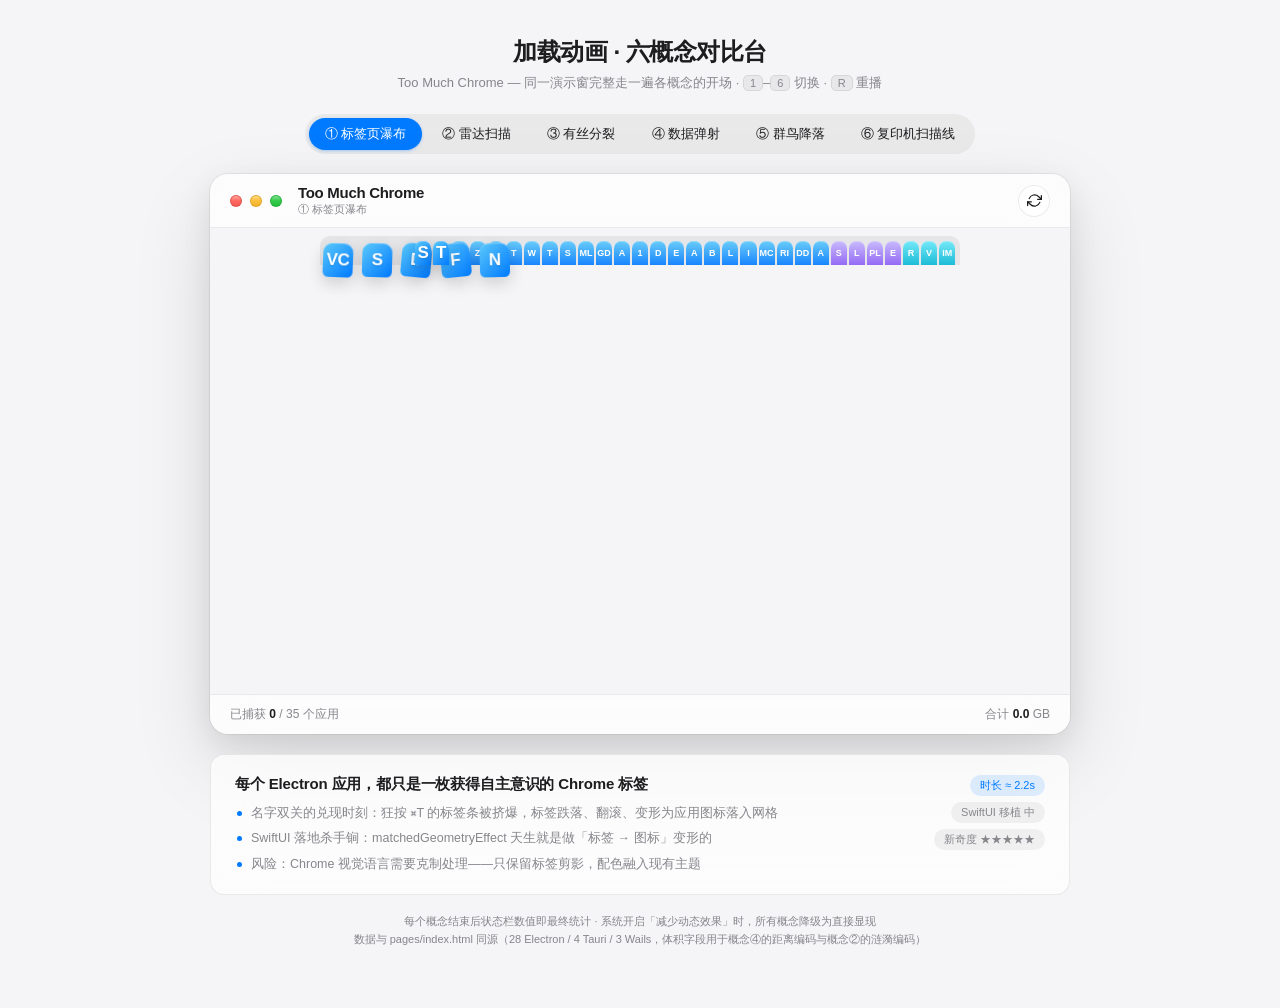
<file: too-much-chrome.design/pages/loading-concepts.html>
<!DOCTYPE html>
<html lang="zh-CN">
<head>
  <meta charset="UTF-8" />
  <meta name="viewport" content="width=device-width, initial-scale=1.0" />
  <title>加载动画 · 六概念对比台 — Too Much Chrome</title>
  <style>
    /* ============================================================
       加载动画概念对比台
       在同一个演示窗内完整运行六个开场动画概念，供横向对比。
       设计令牌与 pages/index.html 保持同源。
       ============================================================ */
    :root {
      --tmc-background: #f5f5f7;
      --tmc-foreground: #1d1d1f;
      --tmc-card: rgba(255, 255, 255, 0.72);
      --tmc-popover: rgba(255, 255, 255, 0.86);
      --tmc-primary: #007aff;
      --tmc-muted: rgba(0, 0, 0, 0.05);
      --tmc-muted-foreground: #86868b;
      --tmc-border: rgba(0, 0, 0, 0.08);
      --tmc-ring: #007aff;
      --tmc-radius-md: 10px;
      --tmc-radius-lg: 14px;
      --tmc-radius-xl: 18px;
      --tmc-font-sans: -apple-system, BlinkMacSystemFont, "SF Pro Display", "SF Pro Text",
        "Helvetica Neue", "PingFang SC", "Microsoft YaHei", sans-serif;
      --tmc-glass-blur: 24px;
      --tmc-glass-saturate: 1.8;
      --tmc-electron: #007aff;
      --tmc-electron-light: #5ac8fa;
      --tmc-tauri: #8b5cf6;
      --tmc-tauri-light: #c4b5fd;
      --tmc-wails: #06b6d4;
      --tmc-wails-light: #67e8f9;
    }

    @media (prefers-color-scheme: dark) {
      :root {
        --tmc-background: #1c1c1e;
        --tmc-foreground: #f5f5f7;
        --tmc-card: rgba(44, 44, 46, 0.72);
        --tmc-popover: rgba(44, 44, 46, 0.86);
        --tmc-muted: rgba(255, 255, 255, 0.08);
        --tmc-muted-foreground: #98989d;
        --tmc-border: rgba(255, 255, 255, 0.12);
      }
    }

    *,
    *::before,
    *::after {
      box-sizing: border-box;
      margin: 0;
      padding: 0;
    }

    html,
    body {
      font-family: var(--tmc-font-sans);
      background: var(--tmc-background);
      color: var(--tmc-foreground);
      -webkit-font-smoothing: antialiased;
    }

    body {
      min-height: 100vh;
      display: flex;
      justify-content: center;
      padding: 36px 24px 60px;
    }

    .page {
      width: 900px;
      max-width: 100%;
      display: flex;
      flex-direction: column;
      align-items: center;
    }

    /* ---------- 页头 ---------- */
    .page-head {
      text-align: center;
      margin-bottom: 22px;
    }

    .page-title {
      font-size: 24px;
      font-weight: 700;
      letter-spacing: -0.02em;
    }

    .page-sub {
      font-size: 13px;
      color: var(--tmc-muted-foreground);
      margin-top: 6px;
    }

    .page-sub kbd {
      font-family: inherit;
      font-size: 11px;
      padding: 1px 6px;
      border-radius: 5px;
      background: var(--tmc-muted);
      border: 1px solid var(--tmc-border);
    }

    /* ---------- 概念切换胶囊 ---------- */
    .concept-tabs {
      display: flex;
      flex-wrap: wrap;
      justify-content: center;
      gap: 4px;
      background: var(--tmc-muted);
      border-radius: 999px;
      padding: 4px;
      margin-bottom: 20px;
    }

    .concept-tab {
      padding: 7px 16px;
      font-size: 13px;
      font-weight: 500;
      color: var(--tmc-foreground);
      background: transparent;
      border: none;
      border-radius: 999px;
      cursor: pointer;
      transition: all 0.2s ease;
    }

    .concept-tab:hover {
      color: var(--tmc-primary);
    }

    .concept-tab.active {
      background: var(--tmc-primary);
      color: #fff;
      box-shadow: 0 1px 3px rgba(0, 122, 255, 0.3);
    }

    /* ---------- 演示窗 ---------- */
    .demo-window {
      position: relative;
      width: 860px;
      max-width: 100%;
      height: 560px;
      background: var(--tmc-background);
      border-radius: var(--tmc-radius-xl);
      box-shadow:
        0 30px 80px rgba(0, 0, 0, 0.12),
        0 10px 30px rgba(0, 0, 0, 0.08),
        0 0 0 1px rgba(0, 0, 0, 0.06);
      overflow: hidden;
      display: flex;
      flex-direction: column;
      user-select: none;
    }

    .demo-toolbar {
      flex: none;
      display: flex;
      align-items: center;
      gap: 16px;
      height: 54px;
      padding: 0 20px;
      background: var(--tmc-card);
      backdrop-filter: blur(var(--tmc-glass-blur)) saturate(var(--tmc-glass-saturate));
      -webkit-backdrop-filter: blur(var(--tmc-glass-blur)) saturate(var(--tmc-glass-saturate));
      border-bottom: 1px solid var(--tmc-border);
    }

    .traffic-lights {
      display: flex;
      align-items: center;
      gap: 8px;
      flex: none;
    }

    .traffic-btn {
      position: relative;
      width: 12px;
      height: 12px;
      border-radius: 50%;
      border: 0.5px solid rgba(0, 0, 0, 0.12);
      cursor: default;
      padding: 0;
    }

    .traffic-btn::before {
      content: '';
      position: absolute;
      inset: 0;
      border-radius: 50%;
      background: linear-gradient(180deg, rgba(255, 255, 255, 0.42), rgba(255, 255, 255, 0.06) 48%, rgba(0, 0, 0, 0.05));
      pointer-events: none;
    }

    .traffic-btn.close { background: #ff5f57; }
    .traffic-btn.minimize { background: #febc2e; }
    .traffic-btn.zoom { background: #28c840; }

    .demo-title-block {
      display: flex;
      flex-direction: column;
      gap: 1px;
      min-width: 0;
    }

    .demo-title {
      font-size: 15px;
      font-weight: 600;
      letter-spacing: -0.02em;
    }

    .demo-subtitle {
      font-size: 11px;
      color: var(--tmc-muted-foreground);
    }

    .toolbar-spacer { flex: 1; }

    .replay-btn {
      width: 32px;
      height: 32px;
      display: flex;
      align-items: center;
      justify-content: center;
      background: var(--tmc-card);
      border: 1px solid var(--tmc-border);
      border-radius: 50%;
      cursor: pointer;
      transition: all 0.2s ease;
      flex: none;
    }

    .replay-btn:hover {
      background: var(--tmc-primary);
      border-color: var(--tmc-primary);
      transform: scale(1.05);
    }

    .replay-btn:hover svg { stroke: #fff; }

    .replay-btn:active { transform: scale(0.95); }

    .replay-btn svg {
      width: 15px;
      height: 15px;
      stroke: var(--tmc-foreground);
      stroke-width: 2;
      fill: none;
      stroke-linecap: round;
      stroke-linejoin: round;
      transition: stroke 0.2s ease;
    }

    /* ---------- 演示内容区 ---------- */
    .demo-content {
      position: relative;
      flex: 1;
      display: flex;
      align-items: center;
      justify-content: center;
      overflow: hidden;
    }

    .demo-grid {
      display: grid;
      grid-template-columns: repeat(7, 1fr);
      gap: 12px 14px;
      width: 100%;
      max-width: 660px;
    }

    .icon-card {
      display: flex;
      flex-direction: column;
      align-items: center;
      gap: 4px;
      border: none;
      background: none;
      padding: 2px;
      opacity: 0;
      position: relative;
      cursor: default;
    }

    .icon-card.visible,
    .icon-card.on {
      opacity: 1;
    }

    .iwrap { position: relative; display: block; }

    .app-icon {
      width: 44px;
      height: 44px;
      border-radius: 11px;
      display: flex;
      align-items: center;
      justify-content: center;
      font-size: 17px;
      font-weight: 700;
      color: #fff;
      letter-spacing: -0.02em;
      text-shadow: 0 1px 2px rgba(0, 0, 0, 0.12);
      box-shadow:
        0 4px 12px rgba(0, 0, 0, 0.10),
        0 1px 3px rgba(0, 0, 0, 0.08),
        inset 0 1px 0 rgba(255, 255, 255, 0.22);
      position: relative;
      overflow: hidden;
    }

    .app-icon.electron { background: linear-gradient(135deg, var(--tmc-electron-light), var(--tmc-electron)); }
    .app-icon.tauri { background: linear-gradient(135deg, var(--tmc-tauri-light), var(--tmc-tauri)); }
    .app-icon.wails { background: linear-gradient(135deg, var(--tmc-wails-light), var(--tmc-wails)); }

    .app-name {
      font-size: 10px;
      font-weight: 500;
      max-width: 76px;
      white-space: nowrap;
      overflow: hidden;
      text-overflow: ellipsis;
      text-align: center;
      line-height: 1.2;
    }

    .app-size {
      font-size: 9px;
      color: var(--tmc-muted-foreground);
      font-variant-numeric: tabular-nums;
      line-height: 1;
    }

    /* ---------- 状态栏 ---------- */
    .demo-status {
      flex: none;
      height: 40px;
      display: flex;
      align-items: center;
      justify-content: space-between;
      padding: 0 20px;
      background: var(--tmc-card);
      backdrop-filter: blur(var(--tmc-glass-blur)) saturate(var(--tmc-glass-saturate));
      -webkit-backdrop-filter: blur(var(--tmc-glass-blur)) saturate(var(--tmc-glass-saturate));
      border-top: 1px solid var(--tmc-border);
      font-size: 12px;
      color: var(--tmc-muted-foreground);
      font-variant-numeric: tabular-nums;
    }

    .demo-status b {
      color: var(--tmc-foreground);
      font-weight: 600;
    }

    /* ============================================================
       特效层（所有概念的临时元素都挂在 #fx 下）
       ============================================================ */
    #fx {
      position: absolute;
      inset: 0;
      pointer-events: none;
      z-index: 5;
    }

    /* 飞行图标（标签跌落 / 分裂散开等复用） */
    .fx-icon {
      position: absolute;
      z-index: 6;
      display: flex;
      align-items: center;
      justify-content: center;
      font-weight: 700;
      color: #fff;
      letter-spacing: -0.02em;
      text-shadow: 0 1px 2px rgba(0, 0, 0, 0.12);
      box-shadow:
        0 6px 16px rgba(0, 0, 0, 0.16),
        inset 0 1px 0 rgba(255, 255, 255, 0.22);
      will-change: transform, width, height;
    }

    .fx-icon.electron { background: linear-gradient(135deg, var(--tmc-electron-light), var(--tmc-electron)); }
    .fx-icon.tauri { background: linear-gradient(135deg, var(--tmc-tauri-light), var(--tmc-tauri)); }
    .fx-icon.wails { background: linear-gradient(135deg, var(--tmc-wails-light), var(--tmc-wails)); }

    /* ① 标签页瀑布 */
    .tab-strip {
      position: absolute;
      top: 8px;
      left: 50%;
      transform: translateX(-50%);
      width: min(640px, 88%);
      display: flex;
      gap: 2px;
      padding: 5px 5px 0;
      background: rgba(120, 120, 128, 0.12);
      border-radius: 10px 10px 0 0;
      z-index: 6;
    }

    .tab {
      height: 24px;
      flex: 1 1 0;
      min-width: 12px;
      max-width: 66px;
      border-radius: 7px 7px 0 0;
      font-size: 9px;
      font-weight: 700;
      color: #fff;
      display: flex;
      align-items: center;
      justify-content: center;
      overflow: hidden;
      white-space: nowrap;
      box-shadow: inset 0 1px 0 rgba(255, 255, 255, 0.28);
    }

    .tab.electron { background: linear-gradient(180deg, rgba(90, 200, 250, 0.9), rgba(0, 122, 255, 0.9)); }
    .tab.tauri { background: linear-gradient(180deg, rgba(196, 181, 253, 0.9), rgba(139, 92, 246, 0.9)); }
    .tab.wails { background: linear-gradient(180deg, rgba(103, 232, 249, 0.9), rgba(6, 182, 212, 0.9)); }

    /* ② 雷达 */
    .vignette {
      position: absolute;
      inset: 0;
      background: rgba(0, 0, 0, 0.22);
      opacity: 0;
      z-index: 4;
    }

    .radar-rings {
      position: absolute;
      border-radius: 50%;
      border: 1px solid rgba(0, 122, 255, 0.16);
      z-index: 4;
    }

    .beam {
      position: absolute;
      border-radius: 50%;
      z-index: 5;
      background: conic-gradient(from 0deg,
        rgba(0, 122, 255, 0) 0deg,
        rgba(0, 122, 255, 0.02) 290deg,
        rgba(0, 122, 255, 0.16) 330deg,
        rgba(0, 122, 255, 0.38) 356deg,
        rgba(120, 195, 255, 0.6) 360deg);
      will-change: transform;
    }

    /* 涟漪（雷达 ping / 落地冲击共用） */
    .ripple {
      position: absolute;
      width: 22px;
      height: 22px;
      border: 2px solid var(--tmc-primary);
      border-radius: 50%;
      transform: translate(-50%, -50%) scale(0.3);
      opacity: 0;
      z-index: 6;
    }

    /* ③ Chromium 原子徽标 */
    .atom {
      position: absolute;
      width: 96px;
      height: 96px;
      z-index: 6;
    }

    .atom .nucleus {
      position: absolute;
      left: 50%;
      top: 50%;
      width: 16px;
      height: 16px;
      margin: -8px 0 0 -8px;
      border-radius: 50%;
      background: linear-gradient(135deg, #5ac8fa, #007aff);
      box-shadow: 0 0 18px rgba(0, 122, 255, 0.55);
    }

    .atom .orbit {
      position: absolute;
      inset: 0;
      animation: orbitSpin 1.7s linear infinite;
      will-change: transform;
    }

    .atom .orbit i {
      position: absolute;
      inset: 0;
      border: 1.5px solid rgba(0, 122, 255, 0.5);
      border-radius: 50%;
      transform: rotate(var(--tilt)) scaleY(0.36);
    }

    .atom .orbit b {
      position: absolute;
      left: 50%;
      top: 0;
      width: 7px;
      height: 7px;
      margin: -3.5px 0 0 -3.5px;
      border-radius: 50%;
      background: #5ac8fa;
      transform: scaleY(2.8);
      box-shadow: 0 0 8px rgba(90, 200, 250, 0.8);
    }

    @keyframes orbitSpin {
      from { transform: rotate(0deg); }
      to { transform: rotate(360deg); }
    }

    /* ⑥ 扫描线 */
    .scanline {
      position: absolute;
      top: 6px;
      bottom: 6px;
      width: 64px;
      margin-left: -32px;
      z-index: 5;
      background: linear-gradient(90deg,
        rgba(0, 122, 255, 0) 0%,
        rgba(0, 122, 255, 0.05) 55%,
        rgba(0, 122, 255, 0.14) 90%,
        rgba(90, 200, 250, 0.5) 99%,
        rgba(0, 122, 255, 0) 100%);
    }

    .scanline::after {
      content: '';
      position: absolute;
      right: 3px;
      top: 0;
      bottom: 0;
      width: 2px;
      border-radius: 2px;
      background: rgba(120, 195, 255, 0.85);
      box-shadow: 0 0 12px rgba(0, 122, 255, 0.6);
    }

    /* 微文案 toast */
    .toast {
      position: absolute;
      left: 50%;
      top: 44%;
      transform: translate(-50%, -50%);
      padding: 10px 20px;
      border-radius: 999px;
      background: var(--tmc-popover);
      backdrop-filter: blur(var(--tmc-glass-blur)) saturate(var(--tmc-glass-saturate));
      -webkit-backdrop-filter: blur(var(--tmc-glass-blur)) saturate(var(--tmc-glass-saturate));
      border: 1px solid var(--tmc-border);
      box-shadow: 0 10px 30px rgba(0, 0, 0, 0.14);
      font-size: 13px;
      font-weight: 600;
      color: var(--tmc-foreground);
      opacity: 0;
      white-space: nowrap;
      z-index: 8;
    }

    .toast.mini {
      top: 14%;
      font-size: 12px;
      font-weight: 500;
      padding: 7px 14px;
      color: var(--tmc-muted-foreground);
    }

    /* ---------- 显现关键帧 ---------- */
    .icon-card.in-ping {
      animation: inPing 0.26s cubic-bezier(0.2, 0.9, 0.3, 1.3) both;
    }

    @keyframes inPing {
      0% { opacity: 0; transform: scale(0.25); }
      60% { opacity: 1; transform: scale(1.14); }
      100% { opacity: 1; transform: scale(1); }
    }

    .icon-card.in-scan {
      animation: inScan 0.3s cubic-bezier(0.25, 0.6, 0.35, 1) both;
    }

    @keyframes inScan {
      0% { opacity: 0; filter: blur(10px); transform: translateY(5px) scale(0.96); }
      100% { opacity: 1; filter: blur(0); transform: none; }
    }

    .icon-card.in-pop {
      animation: inPop 0.2s cubic-bezier(0.2, 0.9, 0.35, 1.25) both;
    }

    @keyframes inPop {
      0% { opacity: 0; transform: scale(0.3); }
      70% { opacity: 1; transform: scale(1.1, 0.88); }
      100% { opacity: 1; transform: scale(1); }
    }

    /* ---------- 概念说明卡 ---------- */
    .concept-card {
      width: 860px;
      max-width: 100%;
      margin-top: 20px;
      padding: 20px 24px;
      border-radius: var(--tmc-radius-lg);
      background: var(--tmc-card);
      backdrop-filter: blur(var(--tmc-glass-blur)) saturate(var(--tmc-glass-saturate));
      -webkit-backdrop-filter: blur(var(--tmc-glass-blur)) saturate(var(--tmc-glass-saturate));
      border: 1px solid var(--tmc-border);
      display: flex;
      gap: 24px;
      align-items: flex-start;
    }

    .cc-main { flex: 1; min-width: 0; }

    .cc-tagline {
      font-size: 15px;
      font-weight: 600;
      letter-spacing: -0.01em;
      margin-bottom: 10px;
    }

    .cc-points {
      list-style: none;
      display: flex;
      flex-direction: column;
      gap: 6px;
    }

    .cc-points li {
      font-size: 12.5px;
      line-height: 1.55;
      color: var(--tmc-muted-foreground);
      padding-left: 16px;
      position: relative;
    }

    .cc-points li::before {
      content: '';
      position: absolute;
      left: 2px;
      top: 7px;
      width: 5px;
      height: 5px;
      border-radius: 50%;
      background: var(--tmc-primary);
    }

    .cc-meta {
      flex: none;
      display: flex;
      flex-direction: column;
      gap: 6px;
      align-items: flex-end;
    }

    .cc-chip {
      font-size: 11px;
      padding: 3px 10px;
      border-radius: 999px;
      background: var(--tmc-muted);
      color: var(--tmc-muted-foreground);
      white-space: nowrap;
    }

    .cc-chip.hl {
      background: rgba(0, 122, 255, 0.12);
      color: var(--tmc-primary);
    }

    .page-foot {
      margin-top: 18px;
      font-size: 11px;
      color: var(--tmc-muted-foreground);
      text-align: center;
      line-height: 1.6;
    }

    /* ---------- 减少动效降级 ---------- */
    @media (prefers-reduced-motion: reduce) {
      .icon-card.in-ping,
      .icon-card.in-scan,
      .icon-card.in-pop,
      .atom .orbit {
        animation: none !important;
      }

      .concept-tab,
      .replay-btn {
        transition: none;
      }
    }
  </style>
</head>
<body>
  <div class="page">
    <div class="page-head">
      <div class="page-title">加载动画 · 六概念对比台</div>
      <div class="page-sub">Too Much Chrome — 同一演示窗完整走一遍各概念的开场 · <kbd>1</kbd>–<kbd>6</kbd> 切换 · <kbd>R</kbd> 重播</div>
    </div>

    <nav class="concept-tabs" id="conceptTabs"></nav>

    <div class="demo-window">
      <header class="demo-toolbar">
        <div class="traffic-lights">
          <span class="traffic-btn close"></span>
          <span class="traffic-btn minimize"></span>
          <span class="traffic-btn zoom"></span>
        </div>
        <div class="demo-title-block">
          <div class="demo-title">Too Much Chrome</div>
          <div class="demo-subtitle" id="tbConcept">—</div>
        </div>
        <div class="toolbar-spacer"></div>
        <button class="replay-btn" id="replayBtn" title="重播当前概念">
          <svg viewBox="0 0 24 24">
            <path d="M23 4v6h-6" />
            <path d="M1 20v-6h6" />
            <path d="M3.51 9a9 9 0 0 1 14.85-3.36L23 10" />
            <path d="M20.49 15a9 9 0 0 1-14.85 3.36L1 14" />
          </svg>
        </button>
      </header>

      <div class="demo-content" id="demoContent">
        <div class="demo-grid" id="demoGrid"></div>
        <div id="fx"></div>
      </div>

      <footer class="demo-status">
        <span>已捕获 <b id="statCount">0</b> / <span id="statTotal">0</span> 个应用</span>
        <span>合计 <b id="statSize">0.0</b> GB</span>
      </footer>
    </div>

    <aside class="concept-card" id="conceptCard"></aside>

    <div class="page-foot">
      每个概念结束后状态栏数值即最终统计 · 系统开启「减少动态效果」时，所有概念降级为直接显现<br />
      数据与 pages/index.html 同源（28 Electron / 4 Tauri / 3 Wails，体积字段用于概念④的距离编码与概念②的涟漪编码）
    </div>
  </div>

  <script>
    /* ============================================================
       数据（与 pages/index.html 同源，保证体积编码可比）
       ============================================================ */
    const APPS = [
      { name: 'VS Code', type: 'electron', bodyMB: 380, dataMB: 620 },
      { name: 'Slack', type: 'electron', bodyMB: 320, dataMB: 540 },
      { name: 'Discord', type: 'electron', bodyMB: 290, dataMB: 780 },
      { name: 'Figma', type: 'electron', bodyMB: 310, dataMB: 260 },
      { name: 'Notion', type: 'electron', bodyMB: 350, dataMB: 410 },
      { name: 'Spotify', type: 'electron', bodyMB: 280, dataMB: 350 },
      { name: 'Trello', type: 'electron', bodyMB: 260, dataMB: 95 },
      { name: 'Postman', type: 'electron', bodyMB: 420, dataMB: 310 },
      { name: 'Zoom', type: 'electron', bodyMB: 340, dataMB: 220 },
      { name: 'Skype', type: 'electron', bodyMB: 300, dataMB: 180 },
      { name: 'Twitch', type: 'electron', bodyMB: 270, dataMB: 120 },
      { name: 'WhatsApp', type: 'electron', bodyMB: 290, dataMB: 240 },
      { name: 'Telegram', type: 'electron', bodyMB: 250, dataMB: 380 },
      { name: 'Signal', type: 'electron', bodyMB: 280, dataMB: 160 },
      { name: 'Minecraft Launcher', type: 'electron', bodyMB: 330, dataMB: 90 },
      { name: 'GitHub Desktop', type: 'electron', bodyMB: 360, dataMB: 140 },
      { name: 'Atom', type: 'electron', bodyMB: 310, dataMB: 210 },
      { name: '1Password', type: 'electron', bodyMB: 270, dataMB: 85 },
      { name: 'Dropbox', type: 'electron', bodyMB: 400, dataMB: 450 },
      { name: 'Evernote', type: 'electron', bodyMB: 350, dataMB: 520 },
      { name: 'Asana', type: 'electron', bodyMB: 260, dataMB: 110 },
      { name: 'Basecamp', type: 'electron', bodyMB: 255, dataMB: 75 },
      { name: 'Linear', type: 'electron', bodyMB: 320, dataMB: 200 },
      { name: 'Insomnia', type: 'electron', bodyMB: 340, dataMB: 130 },
      { name: 'MongoDB Compass', type: 'electron', bodyMB: 380, dataMB: 95 },
      { name: 'Redis Insight', type: 'electron', bodyMB: 355, dataMB: 88 },
      { name: 'Docker Desktop', type: 'electron', bodyMB: 700, dataMB: 800 },
      { name: 'Arc', type: 'electron', bodyMB: 450, dataMB: 640 },
      { name: 'Spacedrive', type: 'tauri', bodyMB: 28, dataMB: 120 },
      { name: 'Lapce', type: 'tauri', bodyMB: 24, dataMB: 60 },
      { name: 'Prism Launcher', type: 'tauri', bodyMB: 30, dataMB: 210 },
      { name: 'Espanso', type: 'tauri', bodyMB: 18, dataMB: 35 },
      { name: 'Rayso', type: 'wails', bodyMB: 22, dataMB: 40 },
      { name: 'Vesktop', type: 'wails', bodyMB: 26, dataMB: 150 },
      { name: 'Itch Manager', type: 'wails', bodyMB: 20, dataMB: 55 }
    ];

    const TYPE_COLOR = {
      electron: 'var(--tmc-electron)',
      tauri: 'var(--tmc-tauri)',
      wails: 'var(--tmc-wails)'
    };

    const totalMB = a => a.bodyMB + a.dataMB;
    const MAX_MB = Math.max(...APPS.map(totalMB));
    const SUM_MB = APPS.reduce((s, a) => s + totalMB(a), 0);

    function getInitials(appName) {
      const words = appName.split(/[\s\-]/).filter(w => w.length > 0);
      if (words.length === 1) return words[0].charAt(0).toUpperCase();
      return (words[0].charAt(0) + words[1].charAt(0)).toUpperCase();
    }

    function fmtMB(mb) {
      return mb >= 1024 ? (mb / 1024).toFixed(1) + ' GB' : Math.round(mb) + ' MB';
    }

    /* ============================================================
       DOM 与网格
       ============================================================ */
    const grid = document.getElementById('demoGrid');
    const fx = document.getElementById('fx');
    const cards = [];

    APPS.forEach((app, i) => {
      const card = document.createElement('div');
      card.className = 'icon-card';
      card.title = `${app.name} · ${fmtMB(totalMB(app))}`;

      const wrap = document.createElement('span');
      wrap.className = 'iwrap';
      const icon = document.createElement('div');
      icon.className = `app-icon ${app.type}`;
      icon.textContent = getInitials(app.name);
      wrap.appendChild(icon);

      const name = document.createElement('div');
      name.className = 'app-name';
      name.textContent = app.name;

      const size = document.createElement('div');
      size.className = 'app-size';
      size.textContent = fmtMB(totalMB(app));

      card.appendChild(wrap);
      card.appendChild(name);
      card.appendChild(size);
      grid.appendChild(card);
      cards.push(card);
    });

    document.getElementById('statTotal').textContent = APPS.length;

    /* ============================================================
       运行时：令牌取消 / 定时 / rAF / WAAPI 登记
       ============================================================ */
    const state = { token: 0, count: 0, mb: 0, raf: 0 };
    const anims = new Set();

    const fresh = t => t === state.token;
    const wait = (t, ms, fn) => setTimeout(() => { if (fresh(t)) fn(); }, ms);

    function rafLoop(t, fn) {
      state.raf = requestAnimationFrame(function loop(ts) {
        if (!fresh(t)) return;
        if (fn(ts) === false) return;
        state.raf = requestAnimationFrame(loop);
      });
    }

    function A(elm, kf, opt) {
      const a = elm.animate(kf, opt);
      anims.add(a);
      a.finished && a.finished.catch(() => {});
      a.addEventListener('finish', () => anims.delete(a));
      return a;
    }

    function resetStage() {
      state.token++;
      if (state.raf) cancelAnimationFrame(state.raf);
      state.raf = 0;
      anims.forEach(a => { try { a.cancel(); } catch (e) {} });
      anims.clear();
      fx.innerHTML = '';
      cards.forEach(c => { c.className = 'icon-card'; c.style.cssText = ''; });
      state.count = 0;
      state.mb = 0;
      renderStatus();
    }

    function renderStatus() {
      document.getElementById('statCount').textContent = state.count;
      document.getElementById('statSize').textContent = (state.mb / 1024).toFixed(1);
    }

    function tick(app) {
      state.count++;
      state.mb += totalMB(app);
      renderStatus();
    }

    const reduced = () => window.matchMedia('(prefers-reduced-motion: reduce)').matches;

    function instantAll() {
      cards.forEach(c => c.classList.add('visible'));
      state.count = APPS.length;
      state.mb = SUM_MB;
      renderStatus();
    }

    /* ============================================================
       几何与特效元素工具
       ============================================================ */
    function rects() {
      const fr = fx.getBoundingClientRect();
      return cards.map(c => {
        const r = c.getBoundingClientRect();
        return { x: r.left - fr.left + r.width / 2, y: r.top - fr.top + r.height / 2 };
      });
    }

    function fxRect() {
      const r = fx.getBoundingClientRect();
      return { w: r.width, h: r.height, cx: r.width / 2, cy: r.height / 2 };
    }

    function fxIcon(app, size) {
      const d = document.createElement('div');
      d.className = `fx-icon ${app.type}`;
      d.style.width = size + 'px';
      d.style.height = size + 'px';
      d.style.borderRadius = Math.round(size * 0.25) + 'px';
      d.style.fontSize = Math.round(size * 0.38) + 'px';
      d.textContent = getInitials(app.name);
      return d;
    }

    function ring(x, y, color, scale) {
      const r = document.createElement('div');
      r.className = 'ripple';
      r.style.left = x + 'px';
      r.style.top = y + 'px';
      if (color) r.style.borderColor = color;
      fx.appendChild(r);
      const a = A(r, [
        { transform: 'translate(-50%,-50%) scale(0.25)', opacity: 0.7 },
        { transform: `translate(-50%,-50%) scale(${scale})`, opacity: 0 }
      ], { duration: 480, easing: 'cubic-bezier(0.2, 0.6, 0.4, 1)' });
      a.addEventListener('finish', () => r.remove());
    }

    function toast(text, opts = {}) {
      const { dur = 1100, mini = false, delay = 0 } = opts;
      const el = document.createElement('div');
      el.className = 'toast' + (mini ? ' mini' : '');
      el.textContent = text;
      fx.appendChild(el);
      const show = () => {
        A(el, [{ opacity: 0, transform: 'translate(-50%,-50%) scale(0.92)' },
               { opacity: 1, transform: 'translate(-50%,-50%) scale(1)' }],
          { duration: 180, easing: 'ease-out', fill: 'forwards' });
        const a = A(el, [{ opacity: 1 }, { opacity: 0 }], { duration: 260, delay: dur, easing: 'ease-in', fill: 'forwards' });
        a.addEventListener('finish', () => el.remove());
      };
      if (delay) setTimeout(show, delay); else show();
    }

    /* ============================================================
       概念① 标签页瀑布
       ============================================================ */
    function playTabs(t) {
      const strip = document.createElement('div');
      strip.className = 'tab-strip';
      fx.appendChild(strip);
      A(strip, [{ transform: 'translate(-50%,-14px)', opacity: 0 },
                { transform: 'translate(-50%,0)', opacity: 1 }],
        { duration: 180, easing: 'ease-out', fill: 'forwards' });

      const tabs = APPS.map(app => {
        const el = document.createElement('div');
        el.className = `tab ${app.type}`;
        el.textContent = getInitials(app.name);
        el.style.opacity = '0';
        strip.appendChild(el);
        return el;
      });

      // ⌘T 狂开标签：12ms 一个，标签条逐渐拥挤
      tabs.forEach((el, i) => wait(t, 240 + i * 12, () => {
        el.style.opacity = '1';
        A(el, [{ transform: 'scale(0.6)' }, { transform: 'scale(1)' }], { duration: 110, easing: 'ease-out' });
      }));

      const fallStart = 240 + APPS.length * 12 + 170;
      const fr = fx.getBoundingClientRect();

      APPS.forEach((app, i) => wait(t, fallStart + i * 20, () => {
        const tab = tabs[i];
        const tr = tab.getBoundingClientRect();
        const sx = tr.left - fr.left + tr.width / 2;
        const sy = tr.top - fr.top + tr.height / 2;
        tab.style.visibility = 'hidden';

        const R = rects();
        const slot = R[i];
        const dx = slot.x - sx;
        const dy = slot.y - sy;
        const rot = Math.random() * 26 - 13;

        const flyer = fxIcon(app, 44);
        flyer.style.left = sx + 'px';
        flyer.style.top = sy + 'px';
        fx.appendChild(flyer);

        const half = 'translate(-50%,-50%) ';
        const a = A(flyer, [
          { width: tr.width + 'px', height: tr.height + 'px', borderRadius: '7px 7px 0 0',
            transform: half + 'translate(0px,0px) rotate(0deg)', opacity: 1 },
          { width: '44px', height: '44px', borderRadius: '11px',
            transform: half + `translate(${dx * 0.55}px,${dy * 0.48}px) rotate(${rot}deg)`, offset: 0.55 },
          { transform: half + `translate(${dx}px,${dy}px) rotate(0deg) scale(1, 0.86)`, offset: 0.9 },
          { transform: half + `translate(${dx}px,${dy}px) rotate(0deg) scale(1)` }
        ], { duration: 430, easing: 'cubic-bezier(0.3, 0.7, 0.4, 1)' });

        a.addEventListener('finish', () => {
          flyer.remove();
          cards[i].classList.add('visible', 'in-pop');
          tick(app);
        });
      }));

      const total = fallStart + (APPS.length - 1) * 20 + 430;
      wait(t, total + 260, () => {
        A(strip, [{ opacity: 1 }, { opacity: 0 }], { duration: 220, fill: 'forwards' })
          .addEventListener('finish', () => strip.remove());
        toast('你装了 35 个『浏览器』', { dur: 1200 });
      });
    }

    /* ============================================================
       概念② 雷达扫描（原位显现 + 体积编码涟漪）
       ============================================================ */
    function playRadar(t) {
      const R = rects();
      const F = fxRect();

      const vig = document.createElement('div');
      vig.className = 'vignette';
      fx.appendChild(vig);
      A(vig, [{ opacity: 0 }, { opacity: 1 }], { duration: 160, fill: 'forwards' });

      const D = Math.max(F.w, F.h) * 1.5;
      [0.42, 0.68, 0.94].forEach(k => {
        const r = document.createElement('div');
        r.className = 'radar-rings';
        r.style.width = r.style.height = (D * k) + 'px';
        r.style.left = (F.cx - D * k / 2) + 'px';
        r.style.top = (F.cy - D * k / 2) + 'px';
        fx.appendChild(r);
      });

      const beam = document.createElement('div');
      beam.className = 'beam';
      beam.style.width = beam.style.height = D + 'px';
      beam.style.left = (F.cx - D / 2) + 'px';
      beam.style.top = (F.cy - D / 2) + 'px';
      fx.appendChild(beam);
      beam.style.transform = 'rotate(-90deg)';
      A(beam, [{ opacity: 0 }, { opacity: 0.95 }], { duration: 200, fill: 'forwards' });

      // 每个槽位相对扫描起点的角度（CSS conic 0° 指向 12 点，顺时针）
      const items = R.map((pt, i) => ({
        i, pt,
        rel: ((Math.atan2(pt.y - F.cy, pt.x - F.cx) * 180 / Math.PI + 180) % 360 + 360) % 360
      })).sort((a, b) => a.rel - b.rel);

      const turns = 1.15;
      const dur = 1500;
      const t0 = performance.now() + 260;
      let idx = 0;
      let done = false;

      rafLoop(t, now => {
        if (done) return false;
        const e = now - t0;
        if (e < 0) return;
        const p = Math.min(e / dur, 1);
        const sweep = -90 + p * turns * 360;
        beam.style.transform = `rotate(${sweep}deg)`;
        const rel = ((sweep + 90) % 360 + 360) % 360;

        while (idx < items.length && items[idx].rel <= rel) {
          const it = items[idx++];
          const app = APPS[it.i];
          cards[it.i].classList.add('visible', 'in-ping');
          const size = totalMB(app);
          ring(it.pt.x, it.pt.y, TYPE_COLOR[app.type], 0.7 + (size / MAX_MB) * 2.1);
          tick(app);
        }

        if (p >= 1 && idx >= items.length) {
          done = true;
          wait(t, 180, () => {
            A(beam, [{ opacity: 0.95 }, { opacity: 0 }], { duration: 260, fill: 'forwards' })
              .addEventListener('finish', () => beam.remove());
            A(vig, [{ opacity: 1 }, { opacity: 0 }], { duration: 300, fill: 'forwards' })
              .addEventListener('finish', () => vig.remove());
            fx.querySelectorAll('.radar-rings').forEach(r => r.remove());
            toast('已定位 35 个 WebView 应用', { dur: 1100 });
          });
          return false;
        }
      });
    }

    /* ============================================================
       概念③ Chromium 有丝分裂
       ============================================================ */
    function playMitosis(t) {
      const F = fxRect();
      const gcx = F.cx, gcy = F.cy;

      // 原子徽标
      const atom = document.createElement('div');
      atom.className = 'atom';
      atom.style.left = (gcx - 48) + 'px';
      atom.style.top = (gcy - 48) + 'px';
      for (let k = 0; k < 3; k++) {
        const o = document.createElement('div');
        o.className = 'orbit';
        o.style.animationDelay = (k * -0.55) + 's';
        const ring = document.createElement('i');
        ring.style.setProperty('--tilt', (k * 60) + 'deg');
        const e = document.createElement('b');
        o.appendChild(ring);
        o.appendChild(e);
        atom.appendChild(o);
      }
      const nuc = document.createElement('div');
      nuc.className = 'nucleus';
      atom.appendChild(nuc);
      fx.appendChild(atom);
      A(atom, [{ transform: 'scale(0.3)', opacity: 0 },
               { transform: 'scale(1.08)', opacity: 1, offset: 0.7 },
               { transform: 'scale(1)', opacity: 1 }],
        { duration: 240, easing: 'cubic-bezier(0.2, 0.9, 0.35, 1.2)', fill: 'forwards' });

      // 分裂前的挤压预兆
      wait(t, 330, () => {
        A(atom, [{ transform: 'scale(1)' }, { transform: 'scale(1.18, 0.82)' },
                 { transform: 'scale(0.95, 1.06)' }],
          { duration: 130, easing: 'ease-in-out' });
      });

      // 黄金角螺旋簇位置
      const spiral = i => {
        const r = 16 * Math.sqrt(i + 1);
        const th = i * 2.399963;
        return { x: gcx + r * Math.cos(th), y: gcy + r * Math.sin(th) };
      };

      const cluster = []; // {el, x, y}
      const spawnIcon = (app, pos, dur) => {
        const el = fxIcon(app, 44);
        el.style.left = (pos.x - 22) + 'px';
        el.style.top = (pos.y - 22) + 'px';
        fx.appendChild(el);
        const dx = pos.x - gcx;
        const dy = pos.y - gcy;
        A(el, [
          { transform: 'translate(0,0) scale(0.15)', opacity: 0.4 },
          { transform: `translate(${dx * 0.8}px,${dy * 0.8}px) scale(1.14, 0.84)`, opacity: 1, offset: 0.7 },
          { transform: `translate(${dx}px,${dy}px) scale(1)` }
        ], { duration: dur, easing: 'cubic-bezier(0.25, 0.7, 0.35, 1)' });
        cluster.push({ el, app, pos });
      };

      // 指数分裂：1→2→4→8→16→28（Electron）
      const gens = [[1, 480], [2, 585], [4, 690], [8, 790], [16, 885], [28, 975]];
      let prev = 0;
      gens.forEach(([count, time]) => {
        wait(t, time, () => {
          if (count === 1) {
            A(atom, [{ transform: 'scale(1)', opacity: 1 }, { transform: 'scale(0.1)', opacity: 0 }],
              { duration: 150, fill: 'forwards' }).addEventListener('finish', () => atom.remove());
          }
          for (let i = prev; i < count; i++) spawnIcon(APPS[i], spiral(i), 150);
          prev = count;
        });
      });

      // Tauri / Wails 侧芽
      wait(t, 1065, () => {
        for (let i = 28; i < 35; i++) {
          const a = (i - 28) / 7 * Math.PI * 2 + 0.7;
          const r = 118 + Math.random() * 22;
          spawnIcon(APPS[i], { x: gcx + r * Math.cos(a), y: gcy + r * Math.sin(a) }, 130);
        }
      });

      // 散开：按槽位离中心距离分层波次飞向网格
      wait(t, 1180, () => {
        const R = rects();
        const order = cluster
          .map((c, k) => ({ c, k, d: Math.hypot(R[k].x - gcx, R[k].y - gcy) }))
          .sort((a, b) => a.d - b.d);

        order.forEach(({ c, k, d }, rank) => {
          wait(t, 40 + rank * 12, () => {
            const slot = R[k];
            const dx = slot.x - c.pos.x;
            const dy = slot.y - c.pos.y;
            const cur = c.pos.x - gcx;
            const cury = c.pos.y - gcy;
            const a = A(c.el, [
              { transform: `translate(${cur}px,${cury}px) scale(1)` },
              { transform: `translate(${cur + dx * 0.6}px,${cury + dy * 0.6}px) scale(1.07)`, offset: 0.6 },
              { transform: `translate(${cur + dx}px,${cury + dy}px) scale(0.96, 1.06)`, offset: 0.9 },
              { transform: `translate(${cur + dx}px,${cury + dy}px) scale(1)` }
            ], { duration: 360, easing: 'cubic-bezier(0.3, 0.8, 0.4, 1)' });
            a.addEventListener('finish', () => {
              c.el.remove();
              cards[k].classList.add('visible', 'in-pop');
              tick(c.app);
            });
          });
        });

        const total = 40 + (cluster.length - 1) * 12 + 360;
        wait(t, 1180 + total + 220, () => toast('Chromium × 28 · 指数级增殖完毕', { dur: 1100 }));
      });
    }

    /* ============================================================
       概念④ 数据弹射（飞行距离 ∝ 存储体积）
       ============================================================ */
    function playLaunch(t) {
      const R = rects();
      const F = fxRect();
      const gcx = F.cx, gcy = F.cy;
      const Rmax = Math.max(...R.map(p => Math.hypot(p.x - gcx, p.y - gcy))) * 0.92;

      toast('飞得越远 = 占得越多', { mini: true, dur: 1150, delay: 120 });

      const sorted = APPS.map((app, i) => ({ app, i, size: totalMB(app) }))
        .sort((a, b) => b.size - a.size);

      sorted.forEach((s, k) => wait(t, 300 + k * 24, () => {
        const slot = R[s.i];
        let dx = slot.x - gcx;
        let dy = slot.y - gcy;
        let d = Math.hypot(dx, dy);
        if (d < 10) {
          const ang = (s.i / APPS.length) * Math.PI * 2;
          dx = Math.cos(ang);
          dy = Math.sin(ang);
          d = 1;
        }
        const ux = dx / d, uy = dy / d;
        const peak = 26 + Math.pow(s.size / MAX_MB, 0.6) * Rmax;
        const px = gcx + ux * peak - slot.x;
        const py = gcy + uy * peak - slot.y;
        const sx = gcx - slot.x;
        const sy = gcy - slot.y;
        // 弧线中点（垂直偏移制造弯曲）
        const mx = (px + 0) / 2 - uy * 16;
        const my = (py + 0) / 2 + ux * 16;
        const heavy = s.size / MAX_MB;

        const card = cards[s.i];
        const a = A(card, [
          { transform: `translate(${sx}px,${sy}px) scale(0.2)`, opacity: 0 },
          { transform: `translate(${sx}px,${sy}px) scale(1)`, opacity: 1, offset: 0.1 },
          { transform: `translate(${px}px,${py}px) scale(${1 + heavy * 0.08})`, offset: 0.45 },
          { transform: `translate(${mx}px,${my}px) scale(1)`, offset: 0.75 },
          { transform: `translate(0,0) scale(${1 + heavy * 0.12}, ${1 - heavy * 0.16})`, offset: 0.92 },
          { transform: 'translate(0,0) scale(1)' }
        ], { duration: 500 + heavy * 170, easing: 'cubic-bezier(0.25, 0.6, 0.35, 1)', fill: 'forwards' });

        a.addEventListener('finish', () => {
          card.classList.add('visible');
          a.cancel();
          ring(slot.x, slot.y, TYPE_COLOR[s.app.type], 0.6 + heavy * 1.6);
          tick(s.app);
        });
      }));

      const total = 300 + (APPS.length - 1) * 24 + 680;
      wait(t, total + 200, () => toast(`${(SUM_MB / 1024).toFixed(1)} GB 已各就各位`, { dur: 1000 }));
    }

    /* ============================================================
       概念⑤ 群鸟降落（Boids 集群 → 依次归位）
       ============================================================ */
    function playBoids(t) {
      const R = rects();
      const F = fxRect();
      const gcx = F.cx, gcy = F.cy;
      const spawnR = Math.max(F.w, F.h) * 0.62;

      const boids = APPS.map((app, i) => {
        const a = Math.random() * Math.PI * 2;
        return {
          app, i, slot: R[i],
          x: gcx + Math.cos(a) * spawnR,
          y: gcy + Math.sin(a) * spawnR,
          vx: -Math.cos(a) * 3.4,
          vy: -Math.sin(a) * 3.4,
          on: false, landed: false,
          seekAt: 820 + Math.hypot(R[i].x - gcx, R[i].y - gcy) / RmaxB(R) * 420
        };
      });

      function RmaxB(rr) { return Math.max(...rr.map(p => Math.hypot(p.x - gcx, p.y - gcy))); }

      boids.forEach((b, k) => wait(t, 160 + k * 14, () => {
        b.on = true;
        cards[b.i].classList.add('on');
      }));

      const t0 = performance.now();
      let last = t0;
      let landedCount = 0;

      const land = b => {
        if (b.landed) return;
        b.landed = true;
        landedCount++;
        const c = cards[b.i];
        const cur = c.style.transform;
        c.style.transform = '';
        A(c, [
          { transform: (cur || 'none') + ' scale(1,1)' },
          { transform: 'scale(1.08, 0.88)', offset: 0.45 },
          { transform: 'scale(1)' }
        ], { duration: 190, easing: 'ease-out' }).addEventListener('finish', () => c.removeAttribute('style'));
        tick(b.app);
      };

      rafLoop(t, now => {
        const dt = Math.min(32, now - last) / 16.7;
        last = now;
        const el = now - t0;

        // 群体质心（未落地者）
        let cx = 0, cy = 0, n = 0;
        boids.forEach(b => { if (b.on && !b.landed) { cx += b.x; cy += b.y; n++; } });
        if (n) { cx /= n; cy /= n; }

        for (const b of boids) {
          if (!b.on || b.landed) continue;
          const seeking = el > b.seekAt;

          // 聚集
          let ax = (cx - b.x) * 0.0026;
          let ay = (cy - b.y) * 0.0026;

          // 分离 + 对齐
          let alx = 0, aly = 0, aln = 0;
          for (const o of boids) {
            if (o === b || !o.on || o.landed) continue;
            const ddx = b.x - o.x, ddy = b.y - o.y;
            const dd = Math.hypot(ddx, ddy);
            if (dd < 46 && dd > 0.001) {
              const f = (46 - dd) / 46 * 0.55;
              ax += ddx / dd * f;
              ay += ddy / dd * f;
            }
            if (dd < 80) { alx += o.vx; aly += o.vy; aln++; }
          }
          if (aln) { ax += (alx / aln - b.vx) * 0.045; ay += (aly / aln - b.vy) * 0.045; }

          if (seeking) {
            // 归位：强目标导向
            ax += (b.slot.x - b.x) * 0.016 * dt;
            ay += (b.slot.y - b.y) * 0.016 * dt;
          } else {
            // 漩涡：绕中心切向力
            const tx = -(gcy - b.y), ty = (gcx - b.x);
            const m = Math.hypot(tx, ty) || 1;
            ax += tx / m * 0.06 * dt;
            ay += ty / m * 0.06 * dt;
            ax += (gcx - b.x) * 0.0009;
            ay += (gcy - b.y) * 0.0009;
          }

          b.vx += ax * dt;
          b.vy += ay * dt;

          // 速度限幅
          const sp = Math.hypot(b.vx, b.vy) || 0.001;
          const maxS = seeking ? 7.5 : 6, minS = 1.1;
          if (sp > maxS) { b.vx = b.vx / sp * maxS; b.vy = b.vy / sp * maxS; }
          if (sp < minS) { b.vx = b.vx / sp * minS; b.vy = b.vy / sp * minS; }

          b.x += b.vx * dt;
          b.y += b.vy * dt;

          const dx = b.x - b.slot.x;
          const dy = b.y - b.slot.y;
          const dSlot = Math.hypot(dx, dy);

          if (seeking && dSlot < 4) {
            land(b);
            continue;
          }

          const rot = Math.max(-16, Math.min(16, b.vx * 1.6));
          cards[b.i].style.transform = `translate(${dx}px,${dy}px) rotate(${rot}deg)`;
        }

        // 硬性收尾：超时强制归位
        if (el > 3000) {
          boids.forEach(b => { if (b.on && !b.landed) land(b); });
        }

        if (landedCount >= boids.length) {
          wait(t, 300, () => toast('集群已归位', { dur: 1000 }));
          return false;
        }
      });
    }

    /* ============================================================
       概念⑥ 复印机扫描线
       ============================================================ */
    function playScanline(t) {
      const R = rects();
      const F = fxRect();

      const bar = document.createElement('div');
      bar.className = 'scanline';
      bar.style.left = '-8%';
      fx.appendChild(bar);

      const dur = 1100;
      A(bar, [{ left: '-8%' }, { left: '106%' }], { duration: dur, easing: 'linear', fill: 'forwards' })
        .addEventListener('finish', () => {
          A(bar, [{ opacity: 1 }, { opacity: 0 }], { duration: 240, fill: 'forwards' })
            .addEventListener('finish', () => bar.remove());
        });

      // 按列揭示：列中心 X 决定被扫到的时刻
      const colX = [];
      const colCards = [];
      for (let c = 0; c < 7; c++) {
        const pts = R.filter((_, i) => i % 7 === c);
        colX.push(pts.reduce((s, p) => s + p.x, 0) / pts.length);
        colCards.push(cards.filter((_, i) => i % 7 === c));
      }

      colX.forEach((x, c) => {
        const tc = 60 + dur * (x / F.w) * 0.96;
        colCards[c].forEach((card, r) => wait(t, tc + r * 45, () => {
          card.classList.add('visible', 'in-scan');
          tick(APPS[c + r * 7]);
        }));
      });

      wait(t, dur + 420, () => toast('扫描完毕 · 35 个应用', { dur: 900 }));
    }

    /* ============================================================
       概念注册与切换
       ============================================================ */
    const CONCEPTS = [
      {
        id: 'tabs', label: '① 标签页瀑布', play: playTabs,
        tagline: '每个 Electron 应用，都只是一枚获得自主意识的 Chrome 标签',
        points: [
          '名字双关的兑现时刻：狂按 ⌘T 的标签条被挤爆，标签跌落、翻滚、变形为应用图标落入网格',
          'SwiftUI 落地杀手锏：matchedGeometryEffect 天生就是做「标签 → 图标」变形的',
          '风险：Chrome 视觉语言需要克制处理——只保留标签剪影，配色融入现有主题'
        ],
        meta: ['时长 ≈ 2.2s', 'SwiftUI 移植 中', '新奇度 ★★★★★']
      },
      {
        id: 'radar', label: '② 雷达扫描', play: playRadar,
        tagline: '应用本质是检测器——扫描即加载，涟漪半径即体积',
        points: [
          '光束按角度扫过槽位、原地 ping 出图标：从结构上根治了「中心堆叠」的视觉混乱',
          '信息编码：涟漪半径与应用体积成正比，Docker 的回波明显重于 Espanso',
          '将来可绑定真实扫描进度——加载动画即进度反馈本身；SwiftUI 用 RotationEffect + AngularGradient 最易移植'
        ],
        meta: ['时长 ≈ 1.9s', 'SwiftUI 移植 低', '新奇度 ★★★★']
      },
      {
        id: 'mitosis', label: '③ 有丝分裂', play: playMitosis,
        tagline: '动画即论点：1 → 2 → 4 → 8 → … → 28，你在硬盘里养了 28 份同一引擎',
        points: [
          'Chromium 原子徽标先落场，指数分裂节奏越来越快，五代表后挤成一团，再散开归位',
          '指数增长的加速节奏天然把总时长压在 2 秒左右，没有冗长感',
          'SwiftUI 用 KeyframeAnimator 编排代际节拍；风险：节拍不干脆会糊成一锅粥'
        ],
        meta: ['时长 ≈ 2.0s', 'SwiftUI 移植 中', '新奇度 ★★★★★']
      },
      {
        id: 'launch', label: '④ 数据弹射', play: playLaunch,
        tagline: '动画即信息：飞行距离 ∝ 存储体积，飞得越远，占得越多',
        points: [
          '所有图标从中心一点爆发射出，Docker Desktop 冲得最远，落点带深度压缩与冲击涟漪',
          '体积最大的先发射、砸得最重——加载过程同时在预告排行榜',
          'SwiftUI 用关键帧 + spring 即可；需要一句图例微文案帮观众解码距离含义'
        ],
        meta: ['时长 ≈ 1.8s', 'SwiftUI 移植 中', '新奇度 ★★★★']
      },
      {
        id: 'boids', label: '⑤ 群鸟降落', play: playBoids,
        tagline: '35 只图标鸟先绕中心形成活的漩涡，再逐个脱离集群归位',
        points: [
          'Boids 群体智能（聚集 / 分离 / 对齐 + 漩涡切向力）：最「活」、wow 系数最高的方案',
          '归位按槽位离中心的距离分层激活，落位像涟漪一样从中心扩散',
          '风险：调参成本最高、与产品语义关联最弱；SwiftUI 需要自写模拟，移植最难'
        ],
        meta: ['时长 ≈ 2.6s', 'SwiftUI 移植 高', '新奇度 ★★★★★']
      },
      {
        id: 'scanline', label: '⑥ 复印机扫描线', play: playScanline,
        tagline: '诚实、冷静、绝对稳的兜底方案——光条扫过，图标逐列去模糊显现',
        points: [
          '复印机式进度感：扫到哪一列、哪一列亮起，节奏与「扫描磁盘」的叙事完全一致',
          '实现最简单、最不容易出 bug，适合作为正式版的保守选项',
          '新奇度为零——列在这里是为了给对比一个「克制」的锚点'
        ],
        meta: ['时长 ≈ 1.4s', 'SwiftUI 移植 低', '新奇度 ★★']
      }
    ];

    const tabsEl = document.getElementById('conceptTabs');
    const cardEl = document.getElementById('conceptCard');
    let cur = 0;

    CONCEPTS.forEach((c, i) => {
      const b = document.createElement('button');
      b.className = 'concept-tab';
      b.textContent = c.label;
      b.addEventListener('click', () => switchConcept(i));
      tabsEl.appendChild(b);
    });

    function renderDesc() {
      const c = CONCEPTS[cur];
      document.getElementById('tbConcept').textContent = c.label;
      cardEl.innerHTML = `
        <div class="cc-main">
          <div class="cc-tagline">${c.tagline}</div>
          <ul class="cc-points">${c.points.map(p => `<li>${p}</li>`).join('')}</ul>
        </div>
        <div class="cc-meta">
          ${c.meta.map((m, k) => `<span class="cc-chip${k === 0 ? ' hl' : ''}">${m}</span>`).join('')}
        </div>
      `;
      [...tabsEl.children].forEach((b, i) => b.classList.toggle('active', i === cur));
    }

    function play() {
      const t = ++state.token;
      if (reduced()) { instantAll(); return; }
      CONCEPTS[cur].play(t);
    }

    function switchConcept(i) {
      cur = i;
      resetStage();
      renderDesc();
      wait(state.token, 380, play);
    }

    document.getElementById('replayBtn').addEventListener('click', () => {
      resetStage();
      wait(state.token, 140, play);
    });

    document.addEventListener('keydown', e => {
      if (e.metaKey || e.ctrlKey || e.altKey) return;
      if (e.key >= '1' && e.key <= '6') switchConcept(+e.key - 1);
      if (e.key === 'r' || e.key === 'R') {
        resetStage();
        wait(state.token, 140, play);
      }
    });

    renderDesc();
    wait(state.token, 500, play);
  </script>
</body>
</html>
</file>
